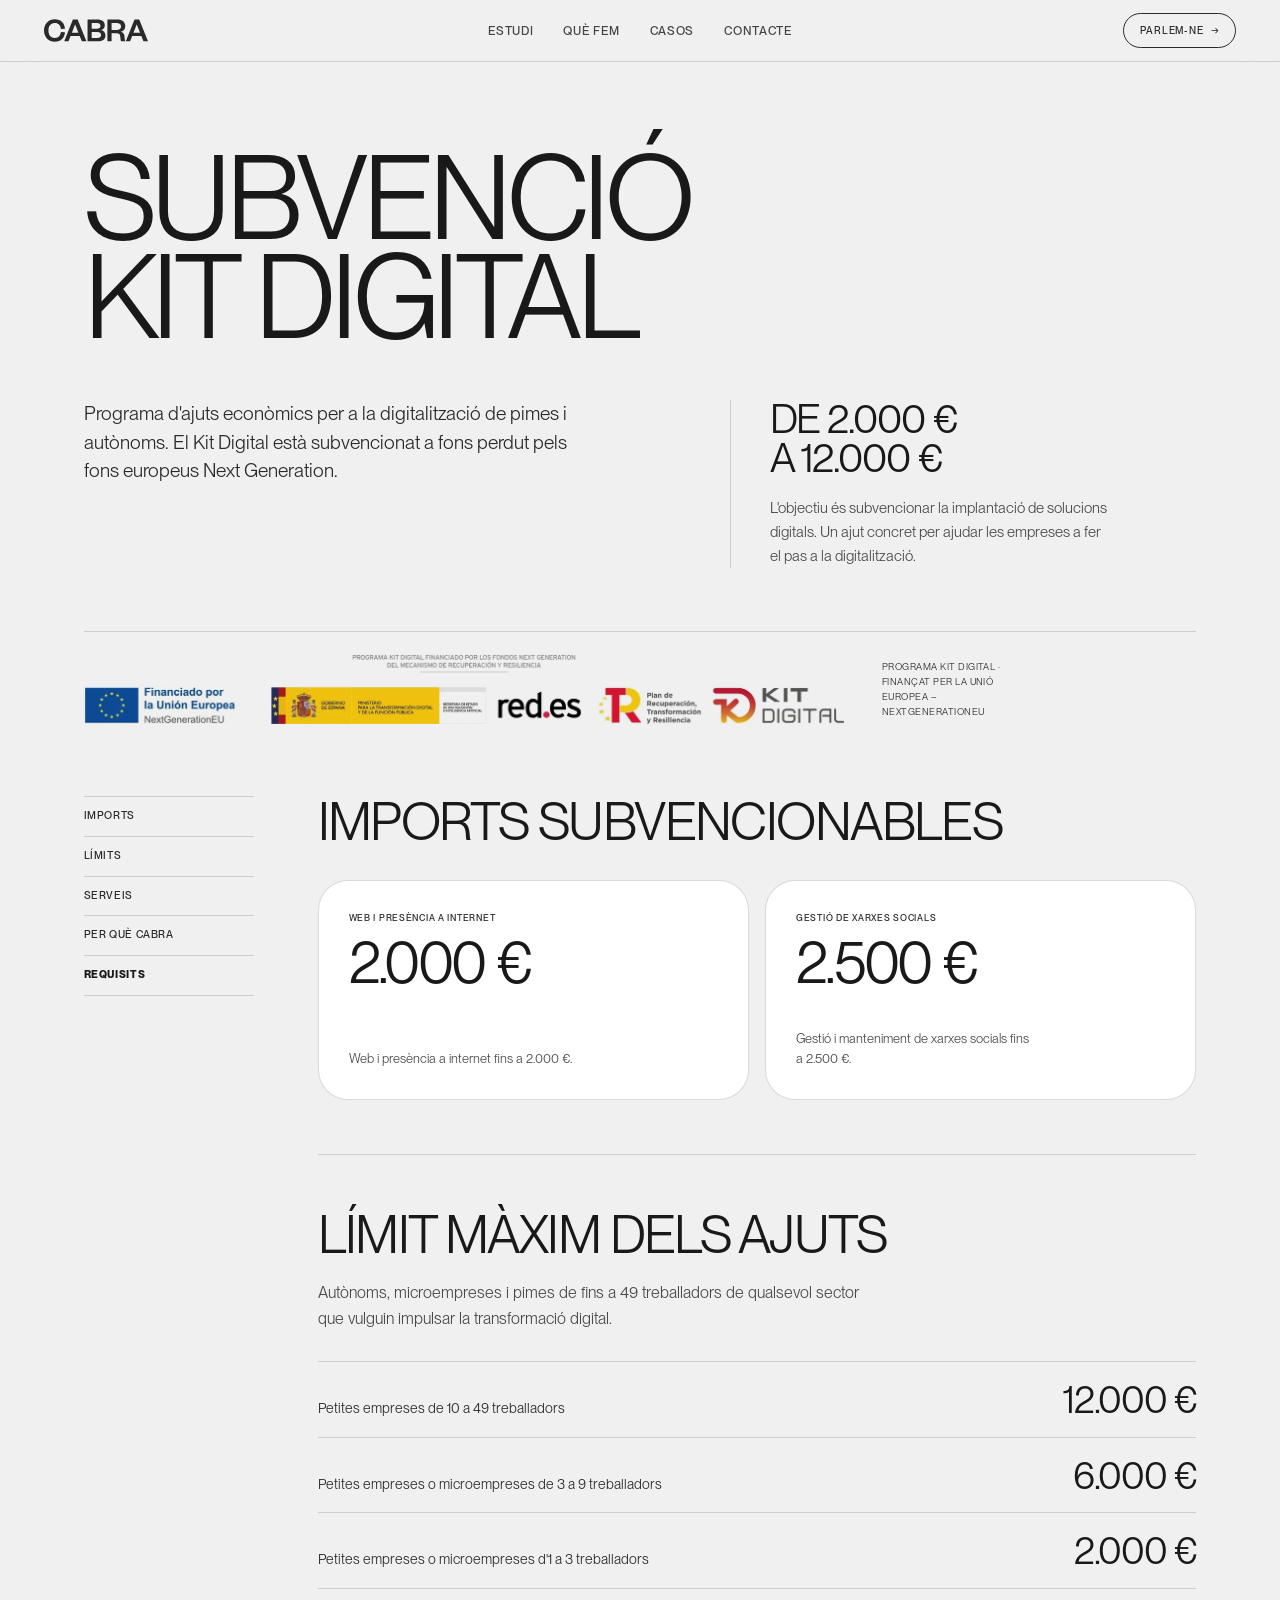
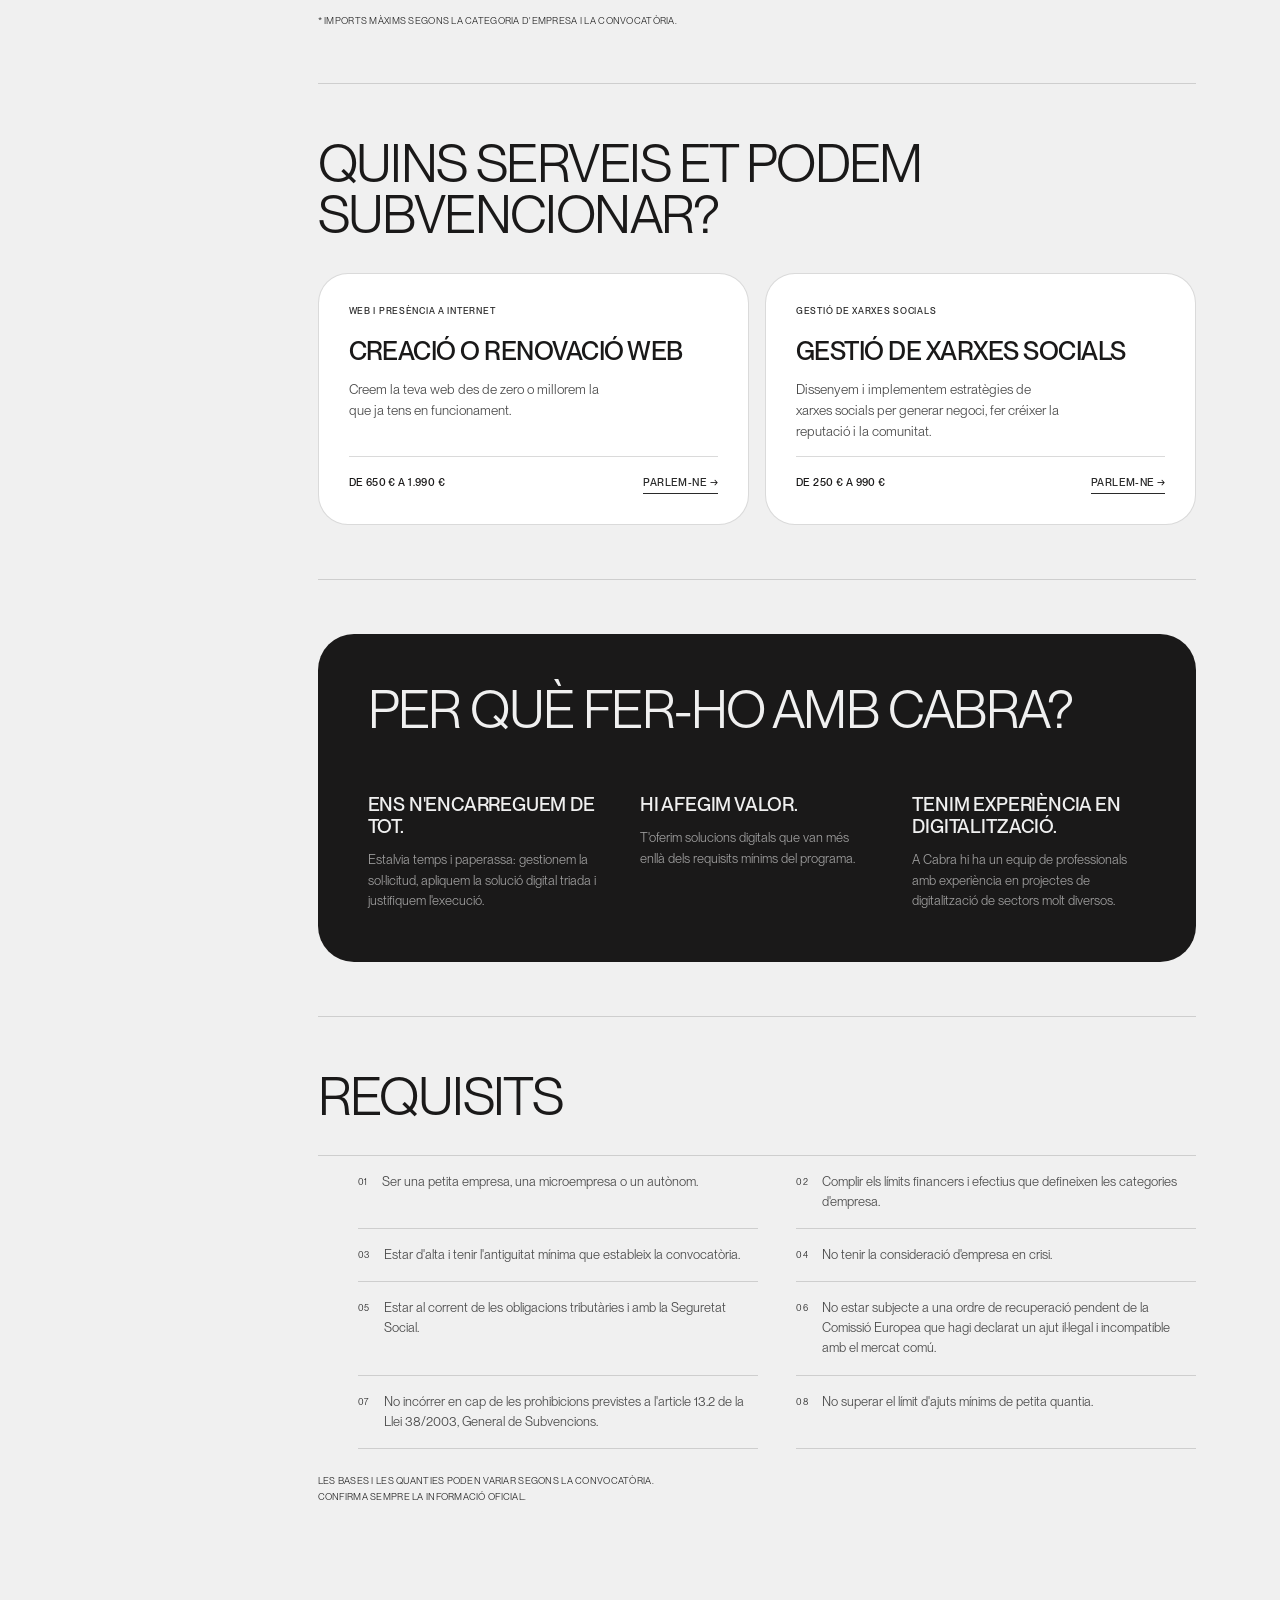
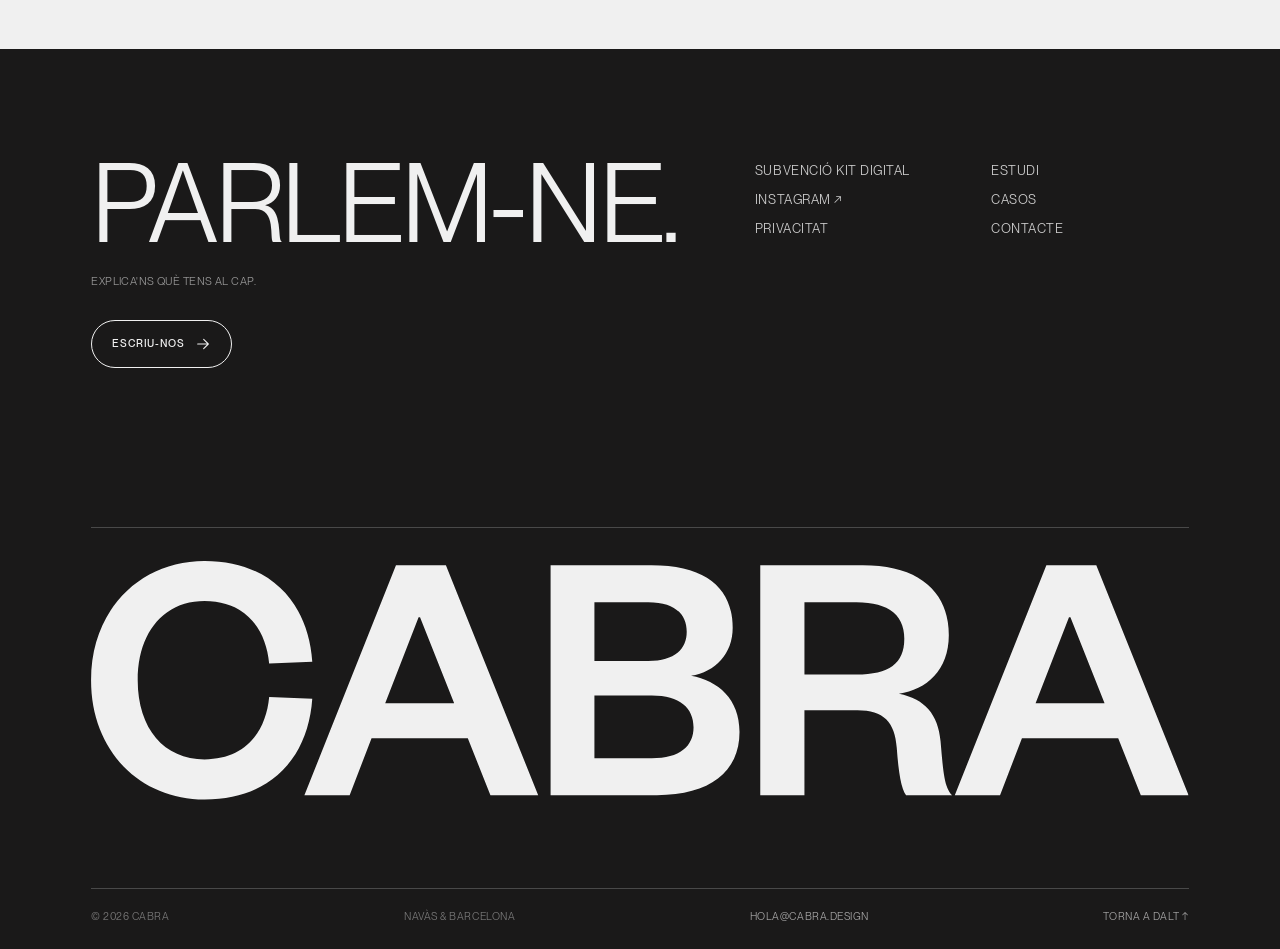
<file: kit-digital.html>
<!doctype html>
<html lang="ca">
<head>
<meta charset="utf-8">
<meta name="viewport" content="width=device-width, initial-scale=1, viewport-fit=cover">
<title>Subvenció Kit Digital — CABRA</title>
<meta name="description" content="Ajuts de 2.000 € a 12.000 € per digitalitzar pimes i autònoms. T'ajudem a sol·licitar la subvenció Kit Digital i a implantar la solució.">
<meta name="theme-color" content="#F0F0F0">
<meta property="og:title" content="Subvenció Kit Digital — CABRA">
<meta property="og:description" content="Programa d'ajuts per a la digitalització de pimes i autònoms. T'acompanyem en la sol·licitud i en l'execució.">
<meta property="og:image" content="assets/kit-digital-logos.webp">
<link rel="icon" type="image/svg+xml" href="assets/favicon.svg">
<link rel="stylesheet" href="styles.css">
<link rel="stylesheet" href="kit-digital.css">
<script>document.documentElement.classList.add('js');</script>
</head>
<body class="kit-page">
<svg class="svg-defs" width="0" height="0" aria-hidden="true" focusable="false">
  <symbol id="logo-cabra" viewBox="0 0 86 19">
    <path d="M0 9.5c0 5.546 3.855 9.348 8.893 9.348 5.234 0 8.133-3.316 8.442-7.89l-3.377-.143c-.253 2.687-1.829 4.888-5.065 4.888-3.152 0-5.235-2.4-5.235-6.203 0-3.802 2.083-6.203 5.235-6.203 3.236 0 4.812 2.2 5.065 4.888l3.377-.143c-.31-4.545-3.208-7.89-8.442-7.89C3.855.152 0 3.954 0 9.5ZM23.894.495l-7.176 18.01h3.546l1.716-4.46h7.542l1.773 4.46h3.743L27.806.495h-3.912Zm1.773 4.06h.112l2.674 6.746H23.05l2.617-6.746ZM50.812 13.56c0-2.573-1.66-4.003-3.8-4.403 1.914-.314 3.265-1.744 3.265-3.773 0-2.945-1.914-4.889-6.388-4.889h-7.88v18.01h8.33c4.137 0 6.473-1.83 6.473-4.946Zm-6.867-2.86c2.195 0 3.265.973 3.265 2.488 0 1.486-1.07 2.43-3.265 2.43h-4.502V10.7h4.502Zm-4.502-7.317h4.22c2.111 0 3.012.971 3.012 2.315 0 1.344-.9 2.287-3.011 2.287h-4.221V3.383ZM67.465 18.505c-.59-.658-.675-1.572-.9-4.231-.197-2.115-1.238-3.316-3.264-3.716 2.166-.286 3.911-1.858 3.911-4.574 0-3.345-2.223-5.489-6.754-5.489h-8.02v18.01h3.461v-6.66h4.165c2.026 0 2.927.914 3.068 2.944.14 2 .365 3.23.731 3.716h3.602ZM55.9 9.043v-5.66h4.08c2.562 0 3.744 1.057 3.744 2.858 0 1.944-1.182 2.802-3.743 2.802H55.9ZM74.856.495l-7.176 18.01h3.546l1.716-4.46h7.542l1.773 4.46H86L78.768.495h-3.912Zm1.773 4.06h.112l2.674 6.746h-5.403l2.617-6.746Z" fill="currentColor"/>
  </symbol>
</svg>

<a class="skip" href="#main">Saltar al contingut</a>

<header class="header" id="header">
  <a class="logo" href="index.html" aria-label="CABRA, inici">
    <svg class="logo-svg" viewBox="0 0 86 19" aria-hidden="true" focusable="false"><use href="#logo-cabra"/></svg>
  </a>

  <nav class="nav" aria-label="Navegació principal">
    <a href="index.html#estudio">Estudi</a>
    <a href="index.html#servicios">Què fem</a>
    <a href="index.html#casos">Casos</a>
    <a href="#contacto">Contacte</a>
  </nav>

  <div class="header-right">
    <a class="header-cta" href="#contacto">Parlem-ne <span aria-hidden="true">→</span></a>
    <button class="menu-toggle" id="menuToggle" type="button" aria-expanded="false" aria-controls="menu" aria-label="Obrir menú">
      <span></span><span></span>
    </button>
  </div>
</header>

<div class="menu" id="menu" aria-hidden="true">
  <nav class="menu-nav" aria-label="Menú">
    <a href="index.html#estudio">Estudi</a>
    <a href="index.html#servicios">Què fem</a>
    <a href="index.html#casos">Casos</a>
    <a href="#contacto">Contacte</a>
  </nav>
  <div class="menu-foot">
    <a class="menu-mail" href="mailto:hola@cabra.design">hola@cabra.design</a>
    <div class="menu-social">
      <a href="#" rel="noopener">Instagram ↗</a>
      <a href="#" rel="noopener">LinkedIn ↗</a>
      <a href="#" rel="noopener">Behance ↗</a>
    </div>
    <p>Navàs &amp; Barcelona</p>
  </div>
</div>

<main id="main">
  <section class="kit-hero" id="top">
    <div class="kit-wrap">

      <h1 class="kit-title">Subvenció<br>Kit Digital</h1>

      <div class="kit-hero-grid">
        <p class="kit-hero-lead">Programa d'ajuts econòmics per a la digitalització de pimes i autònoms. El Kit Digital està subvencionat a fons perdut pels fons europeus Next Generation.</p>
        <div class="kit-hero-side">
          <p class="kit-key">De 2.000 €<br>a 12.000 €</p>
          <p>L'objectiu és subvencionar la implantació de solucions digitals. Un ajut concret per ajudar les empreses a fer el pas a la digitalització.</p>
        </div>
      </div>

      <div class="kit-logos">
        <img src="assets/kit-digital-logos.webp" alt="Logos oficials del programa Kit Digital, finançat per la Unió Europea" width="1536" height="143">
        <p>Programa Kit Digital · Finançat per la Unió Europea – NextGenerationEU</p>
      </div>
    </div>
  </section>

  <div class="kit-wrap kit-body">
    <aside class="kit-index" aria-label="Contingut de la pàgina">
      <a href="#importes">Imports</a>
      <a href="#limites">Límits</a>
      <a href="#servicios">Serveis</a>
      <a href="#por-que">Per què Cabra</a>
      <a href="#requisitos">Requisits</a>
    </aside>

    <div class="kit-sections">
      <section class="kit-section" id="importes">
        <h2>Imports subvencionables</h2>
        <div class="kit-amounts">
          <article class="kit-amount">
            <span class="kit-label">Web i presència a internet</span>
            <strong class="kit-value">2.000 €</strong>
            <p>Web i presència a internet fins a 2.000 €.</p>
          </article>
          <article class="kit-amount">
            <span class="kit-label">Gestió de xarxes socials</span>
            <strong class="kit-value">2.500 €</strong>
            <p>Gestió i manteniment de xarxes socials fins a 2.500 €.</p>
          </article>
        </div>
      </section>

      <section class="kit-section" id="limites">
        <h2>Límit màxim dels ajuts</h2>
        <p class="kit-section-lead">Autònoms, microempreses i pimes de fins a 49 treballadors de qualsevol sector que vulguin impulsar la transformació digital.</p>
        <div class="kit-limits">
          <div class="kit-limit"><span>Petites empreses de 10 a 49 treballadors</span><strong>12.000 €</strong></div>
          <div class="kit-limit"><span>Petites empreses o microempreses de 3 a 9 treballadors</span><strong>6.000 €</strong></div>
          <div class="kit-limit"><span>Petites empreses o microempreses d'1 a 3 treballadors</span><strong>2.000 €</strong></div>
        </div>
        <p class="kit-note">* Imports màxims segons la categoria d'empresa i la convocatòria.</p>
      </section>

      <section class="kit-section" id="servicios">
        <h2>Quins serveis et podem subvencionar?</h2>
        <div class="kit-service-grid">
          <article class="kit-service">
            <span class="kit-label">Web i presència a internet</span>
            <h3>Creació o renovació web</h3>
            <p>Creem la teva web des de zero o millorem la que ja tens en funcionament.</p>
            <div class="kit-service-foot">
              <span>De 650 € a 1.990 €</span>
              <a href="#contacto">Parlem-ne <span aria-hidden="true">→</span></a>
            </div>
          </article>
          <article class="kit-service">
            <span class="kit-label">Gestió de xarxes socials</span>
            <h3>Gestió de xarxes socials</h3>
            <p>Dissenyem i implementem estratègies de xarxes socials per generar negoci, fer créixer la reputació i la comunitat.</p>
            <div class="kit-service-foot">
              <span>De 250 € a 990 €</span>
              <a href="#contacto">Parlem-ne <span aria-hidden="true">→</span></a>
            </div>
          </article>
        </div>
      </section>

      <section class="kit-section" id="por-que">
        <div class="kit-reasons">
          <h2>Per què fer-ho amb Cabra?</h2>
          <div class="kit-reason-grid">
            <div class="kit-reason">
              <h3>Ens n'encarreguem de tot.</h3>
              <p>Estalvia temps i paperassa: gestionem la sol·licitud, apliquem la solució digital triada i justifiquem l'execució.</p>
            </div>
            <div class="kit-reason">
           
              <h3>Hi afegim valor.</h3>
              <p>T'oferim solucions digitals que van més enllà dels requisits mínims del programa.</p>
            </div>
            <div class="kit-reason">
       
              <h3>Tenim experiència en digitalització.</h3>
              <p>A Cabra hi ha un equip de professionals amb experiència en projectes de digitalització de sectors molt diversos.</p>
            </div>
          </div>
        </div>
      </section>

      <section class="kit-section" id="requisitos">
        <h2>Requisits</h2>
        <ol class="kit-requirements">
          <li><span>01</span><p>Ser una petita empresa, una microempresa o un autònom.</p></li>
          <li><span>02</span><p>Complir els límits financers i efectius que defineixen les categories d'empresa.</p></li>
          <li><span>03</span><p>Estar d'alta i tenir l'antiguitat mínima que estableix la convocatòria.</p></li>
          <li><span>04</span><p>No tenir la consideració d'empresa en crisi.</p></li>
          <li><span>05</span><p>Estar al corrent de les obligacions tributàries i amb la Seguretat Social.</p></li>
          <li><span>06</span><p>No estar subjecte a una ordre de recuperació pendent de la Comissió Europea que hagi declarat un ajut il·legal i incompatible amb el mercat comú.</p></li>
          <li><span>07</span><p>No incórrer en cap de les prohibicions previstes a l'article 13.2 de la Llei 38/2003, General de Subvencions.</p></li>
          <li><span>08</span><p>No superar el límit d'ajuts mínims de petita quantia.</p></li>
        </ol>
        <p class="kit-note">Les bases i les quanties poden variar segons la convocatòria. Confirma sempre la informació oficial.</p>
      </section>
    </div>
  </div>
</main>

<footer class="footer" id="contacto" aria-labelledby="contactTitle">
  <div class="footer-inner">
    <div class="footer-top">
      <div class="footer-cta">
        <h2 class="footer-title" id="contactTitle">Parlem-ne.</h2>
        <p class="footer-sub">Explica'ns què tens al cap.</p>
        <a class="btn btn-outline footer-cta-btn" href="mailto:hola@cabra.design">Escriu-nos <svg class="i-arrow" viewBox="0 0 24 24" aria-hidden="true"><path d="M4 12h16M13 5l7 7-7 7"/></svg></a>
      </div>

      <nav class="footer-nav" aria-label="Enllaços de l'estudi">
        <div class="footer-nav-col">
          <a href="kit-digital.html">Subvenció Kit Digital</a>
          <a href="#" rel="noopener">Instagram ↗</a>
          <a href="https://cabra.design/privacy-policy/" target="_blank" rel="noopener">Privacitat</a>
        </div>
        <div class="footer-nav-col">
          <a href="index.html#estudio">Estudi</a>
          <a href="index.html#casos">Casos</a>
          <a href="mailto:hola@cabra.design">Contacte</a>
        </div>
      </nav>
    </div>

    <div class="footer-mark" aria-hidden="true">
      <svg viewBox="0 0 86 19"><use href="#logo-cabra"/></svg>
    </div>

    <div class="footer-bottom">
      <p>© <span id="year">2026</span> CABRA</p>
      <p>Navàs &amp; Barcelona</p>
      <a href="mailto:hola@cabra.design">hola@cabra.design</a>
      <a href="#top">Torna a dalt ↑</a>
    </div>
  </div>
</footer>

<div class="cursor-dot" id="cursorDot" aria-hidden="true"></div>
<div class="cursor-ring" id="cursorRing" aria-hidden="true"></div>

<noscript><style>.menu-toggle{display:none!important}</style></noscript>

<script src="kit-digital.js"></script>
</body>
</html>
</file>
<file: styles.css>
/* =========================================================
   CABRA — estudio de diseño
   Sistema de marca: PP Neue Montreal, grises CABRA y foto
   como única fuente de color. Referencia: cabra.design
   ========================================================= */

@font-face {
  font-family: "PP Neue Montreal";
  src: url("assets/fonts/ppneuemontreal-book.otf") format("opentype");
  font-weight: 400;
  font-style: normal;
  font-display: swap;
}
@font-face {
  font-family: "PP Neue Montreal";
  src: url("assets/fonts/ppneuemontreal-medium.otf") format("opentype");
  font-weight: 500;
  font-style: normal;
  font-display: swap;
}
@font-face {
  font-family: "PP Neue Montreal";
  src: url("assets/fonts/ppneuemontreal-bold.otf") format("opentype");
  font-weight: 700;
  font-style: normal;
  font-display: swap;
}

:root {
  --bg: #F0F0F0;
  --bg-2: #E7E7E7;
  --ink: #1A1919;
  --ink-2: #2A2A2A;
  --text: #2A2A2A;
  --blue: #1A1919;
  --pink: #D9D9D9;
  --pink-deep: #A6A6A6;
  --green: #4A4A4A;
  --card: #E7E7E7;
  --muted: #4A4A4A;
  --paper: #FFFFFF;
  --line: rgba(26, 25, 25, .16);
  --line-light: rgba(240, 240, 240, .22);
  --font: "PP Neue Montreal", ui-sans-serif, system-ui, -apple-system, "Segoe UI", Arial, sans-serif;
  --pad: clamp(20px, 3.4vw, 56px);
  --max: 1760px;
  --ease: cubic-bezier(.22, .65, .3, 1);
  --header-h: 76px;
}

*, *::before, *::after { box-sizing: border-box; }
* { margin: 0; }

html {
  scroll-behavior: smooth;
  -webkit-text-size-adjust: 100%;
}
html.lock, html.lock body { overflow: hidden; }

[hidden] { display: none !important; }

body {
  background: var(--bg);
  color: var(--text);
  font-family: var(--font);
  font-size: 16px;
  line-height: 1.5;
  color-scheme: light;
  -webkit-font-smoothing: antialiased;
  text-rendering: optimizeLegibility;
  overflow-x: hidden;
}

img, svg { display: block; max-width: 100%; }
img { height: auto; }
a { color: inherit; text-decoration: none; }
button { font: inherit; color: inherit; background: none; border: 0; padding: 0; }
ul { list-style: none; padding: 0; }
figure, blockquote { margin: 0; }

h1, h2, h3 {
  font-family: var(--font);
  font-weight: 400;
  line-height: .94;
  letter-spacing: -.025em;
  text-transform: uppercase;
}

::selection { background: var(--ink); color: var(--bg); }

:focus-visible {
  outline: 2px solid currentColor;
  outline-offset: 3px;
  border-radius: 4px;
}

section { scroll-margin-top: 84px; }

.container {
  width: 100%;
  max-width: var(--max);
  margin-inline: auto;
  padding-inline: var(--pad);
}

.skip {
  position: fixed;
  top: -120px;
  left: var(--pad);
  z-index: 300;
  padding: 12px 20px;
  border-radius: 999px;
  background: var(--ink);
  color: var(--bg);
  font-weight: 500;
  font-size: 11px;
  letter-spacing: .08em;
  text-transform: uppercase;
  transition: top .2s var(--ease);
}
.skip:focus { top: 16px; }

/* ---------- Small type helpers ---------- */

.eyebrow {
  display: inline-flex;
  align-items: center;
  gap: 9px;
  font-size: 10px;
  font-weight: 500;
  letter-spacing: .08em;
  text-transform: uppercase;
  line-height: 1.4;
}
.on-dark { color: rgba(255, 255, 255, .78); }

.dot {
  width: 6px;
  height: 6px;
  border-radius: 50%;
  background: currentColor;
  opacity: .7;
  flex: none;
}

.mono {
  font-size: 10px;
  font-weight: 500;
  letter-spacing: .12em;
  text-transform: uppercase;
  font-variant-numeric: tabular-nums;
  opacity: .7;
}

.sec-label {
  display: flex;
  align-items: center;
  gap: 12px;
  font-size: 10px;
  font-weight: 500;
  letter-spacing: .12em;
  text-transform: uppercase;
  color: var(--ink);
}
.sec-label > span:first-child {
  display: grid;
  place-items: center;
  width: 26px;
  height: 26px;
  border: 1px solid currentColor;
  border-radius: 50%;
  font-size: 8.5px;
  letter-spacing: 0;
  opacity: .5;
  flex: none;
}
.sec-label.on-dark { color: rgba(255, 255, 255, .75); }

/* ---------- Buttons ---------- */

.btn {
  display: inline-flex;
  align-items: center;
  justify-content: center;
  gap: 10px;
  min-height: 48px;
  padding: 0 20px;
  border-radius: 999px;
  border: 1px solid transparent;
  font-size: 10.5px;
  font-weight: 500;
  letter-spacing: .08em;
  text-transform: uppercase;
  line-height: 1;
  white-space: nowrap;
  cursor: pointer;
  transition: transform .25s var(--ease), background-color .25s var(--ease),
              color .25s var(--ease), border-color .25s var(--ease);
}
.btn:hover { transform: translateY(-2px); }
.btn:active { transform: translateY(0) scale(.99); }

.btn-pink { background: var(--pink); color: var(--ink); }
.btn-pink:hover { background: #cfcfcf; }

.btn-fill {
  background: var(--paper);
  color: var(--ink);
  border-color: var(--paper);
}
.btn-fill:hover {
  background: var(--ink);
  color: var(--paper);
  border-color: var(--ink);
}

.btn-outline {
  border-color: currentColor;
  color: inherit;
}
.btn-outline:hover {
  background: var(--paper);
  color: var(--ink);
  border-color: var(--paper);
}

.i-arrow {
  width: 16px;
  height: 16px;
  flex: none;
  fill: none;
  stroke: currentColor;
  stroke-width: 1.6;
  stroke-linecap: round;
  stroke-linejoin: round;
  transition: transform .25s var(--ease);
}
.btn:hover .i-arrow { transform: translateX(3px); }

/* =========================================================
   HEADER
   ========================================================= */

.header {
  position: fixed;
  inset: 0 0 auto 0;
  z-index: 90;
  display: flex;
  align-items: center;
  gap: 24px;
  padding: 18px var(--pad);
  color: #fff;
  border-bottom: 1px solid transparent;
  transition: background-color .35s var(--ease), color .35s var(--ease),
              padding .35s var(--ease), border-color .35s var(--ease);
}
.header.scrolled {
  color: var(--text);
  background: rgba(240, 240, 240, .92);
  -webkit-backdrop-filter: blur(16px) saturate(150%);
  backdrop-filter: blur(16px) saturate(150%);
  border-bottom-color: var(--line);
  padding-block: 13px;
}
.header.on-dark {
  color: var(--bg);
  background: rgba(26, 25, 25, .92);
  border-bottom-color: var(--line-light);
}
.header.on-dark .header-cta:hover {
  background: var(--bg);
  color: var(--ink);
  border-color: var(--bg);
}
.header.on-services {
  color: var(--bg);
  background: transparent;
  border-bottom-color: transparent;
  -webkit-backdrop-filter: none;
  backdrop-filter: none;
}
.header.menu-open {
  color: #fff;
  background: transparent;
  border-bottom-color: transparent;
  -webkit-backdrop-filter: none;
  backdrop-filter: none;
}

.logo {
  display: inline-flex;
  align-items: center;
  color: inherit;
  line-height: 0;
  flex: none;
}
.logo-svg {
  width: 104px;
  height: auto;
  fill: currentColor;
}

.nav {
  position: absolute;
  left: 50%;
  transform: translateX(-50%);
  display: flex;
  gap: 30px;
  font-size: 12px;
  font-weight: 500;
  letter-spacing: .06em;
  text-transform: uppercase;
}
.nav a {
  position: relative;
  padding: 7px 0;
  opacity: .86;
  transition: opacity .2s var(--ease);
}
.nav a::after {
  content: "";
  position: absolute;
  left: 0; right: 0;
  bottom: 2px;
  height: 1px;
  background: currentColor;
  transform: scaleX(0);
  transform-origin: right;
  transition: transform .3s var(--ease);
}
.nav a:hover { opacity: 1; }
.nav a:hover::after { transform: scaleX(1); transform-origin: left; }

.header-right {
  display: flex;
  align-items: center;
  gap: 12px;
  margin-left: auto;
}

.header-cta {
  display: inline-flex;
  align-items: center;
  gap: 7px;
  padding: 9px 16px;
  border: 1px solid currentColor;
  border-radius: 999px;
  background: transparent;
  color: inherit;
  font-size: 10px;
  font-weight: 500;
  letter-spacing: .08em;
  text-transform: uppercase;
  transition: background-color .2s var(--ease), color .2s var(--ease),
              border-color .2s var(--ease), transform .2s var(--ease);
}
.header-cta:hover {
  background: var(--paper);
  color: var(--ink);
  border-color: var(--paper);
  transform: translateY(-1px);
}
.header.scrolled .header-cta:hover {
  background: var(--ink);
  color: var(--bg);
  border-color: var(--ink);
}
.header.on-services .header-cta:hover {
  background: var(--bg);
  color: var(--ink);
  border-color: var(--bg);
}

.menu-toggle {
  display: none;
  flex-direction: column;
  justify-content: center;
  align-items: center;
  gap: 5px;
  width: 42px;
  height: 42px;
  border: 1px solid currentColor;
  border-radius: 50%;
  cursor: pointer;
  flex: none;
}
.menu-toggle span {
  display: block;
  width: 15px;
  height: 1.5px;
  background: currentColor;
  transition: transform .3s var(--ease), opacity .2s var(--ease);
}
.menu-toggle[aria-expanded="true"] span:first-child { transform: translateY(3.25px) rotate(45deg); }
.menu-toggle[aria-expanded="true"] span:last-child { transform: translateY(-3.25px) rotate(-45deg); }

/* ---------- Mobile menu ---------- */

.menu {
  position: fixed;
  inset: 0;
  z-index: 80;
  display: flex;
  flex-direction: column;
  padding: calc(104px + env(safe-area-inset-top)) var(--pad) calc(28px + env(safe-area-inset-bottom));
  background: var(--ink);
  color: var(--bg);
  visibility: hidden;
  opacity: 0;
  transition: opacity .35s var(--ease), visibility .35s;
  overflow-y: auto;
}
.menu.open { visibility: visible; opacity: 1; }

.menu-nav { display: flex; flex-direction: column; }
.menu-nav a {
  display: flex;
  align-items: baseline;
  gap: 16px;
  padding: 13px 0;
  border-bottom: 1px solid var(--line-light);
  font-size: clamp(36px, 11vw, 66px);
  font-weight: 400;
  letter-spacing: -.025em;
  text-transform: uppercase;
  line-height: 1;
  opacity: 0;
  transform: translateY(18px);
}
.menu.open .menu-nav a { animation: menuItem .5s var(--ease) forwards; }
.menu.open .menu-nav a:nth-child(1) { animation-delay: .06s; }
.menu.open .menu-nav a:nth-child(2) { animation-delay: .11s; }
.menu.open .menu-nav a:nth-child(3) { animation-delay: .16s; }
.menu.open .menu-nav a:nth-child(4) { animation-delay: .21s; }
.menu-nav a span {
  font-size: 10px;
  font-weight: 500;
  letter-spacing: .1em;
  opacity: .45;
  font-variant-numeric: tabular-nums;
}
.menu-nav a:hover { opacity: .55; }
.menu-nav a { transition: opacity .2s var(--ease); }

@keyframes menuItem {
  to { opacity: 1; transform: none; }
}

.menu-foot {
  margin-top: auto;
  padding-top: 42px;
  display: flex;
  flex-direction: column;
  gap: 16px;
}
.menu-mail {
  font-size: clamp(18px, 4.4vw, 28px);
  font-weight: 500;
  letter-spacing: -.01em;
  text-transform: uppercase;
}
.menu-mail:hover { opacity: .6; }
.menu-social { display: flex; flex-wrap: wrap; gap: 8px 20px; font-size: 10px; letter-spacing: .06em; text-transform: uppercase; }
.menu-social a { opacity: .7; }
.menu-social a:hover { opacity: 1; }
.menu-foot p { font-size: 11px; letter-spacing: .1em; text-transform: uppercase; opacity: .4; margin-top: 12px; }

/* =========================================================
   HERO
   ========================================================= */

.hero {
  position: relative;
  height: 100svh;
  min-height: 660px;
  overflow: hidden;
  background: var(--ink);
  color: #fff;
}

.hero-media {
  position: absolute;
  inset: -9% 0 0;
  will-change: transform;
}
.hero-media img {
  width: 100%;
  height: 100%;
  object-fit: cover;
  object-position: 50% 32%;
  filter: saturate(.9) contrast(1.03);
  transform: scale(1.03);
}

.hero-slide {
  position: absolute;
  inset: 0;
  opacity: 0;
  transition: opacity 1.15s var(--ease);
}
.hero-slide.on { opacity: 1; }

.hero-slides-ui {
  position: absolute;
  z-index: 3;
  top: calc(100px + env(safe-area-inset-top));
  right: var(--pad);
  display: flex;
  flex-direction: column;
  align-items: flex-end;
  gap: 12px;
  pointer-events: none;
}
.hero-slide-label {
  color: #fff;
  opacity: .78;
  transition: opacity .3s var(--ease);
}
.hero-controls {
  display: flex;
  align-items: center;
  gap: 10px;
  pointer-events: auto;
}
.hero-segs {
  display: flex;
  gap: 6px;
}
.hero-seg {
  width: 32px;
  height: 22px;
  padding: 0;
  border: 0;
  background: none;
  cursor: pointer;
  display: flex;
  align-items: center;
}
.hero-seg i {
  display: block;
  width: 100%;
  height: 2px;
  background: rgba(255, 255, 255, .32);
  transition: background .25s var(--ease);
}
.hero-seg.on i,
.hero-seg:hover i { background: #fff; }
.hero-pause {
  width: 22px;
  height: 22px;
  padding: 0;
  border: 0;
  background: none;
  color: #fff;
  cursor: pointer;
  display: flex;
  align-items: center;
  justify-content: center;
  opacity: .65;
  transition: opacity .25s var(--ease);
}
.hero-pause:hover { opacity: 1; }
.hero-pause svg {
  width: 8px;
  height: 8px;
  fill: currentColor;
}
.hero-pause .icon-play { display: none; }
.hero-pause.is-paused .icon-pause { display: none; }
.hero-pause.is-paused .icon-play { display: block; }

.hero-wash {
  position: absolute;
  inset: 0;
  background:
    radial-gradient(80% 60% at 75% 18%, rgba(255, 255, 255, .08), transparent 62%),
    linear-gradient(to top, rgba(18, 18, 18, .96) 0%, rgba(18, 18, 18, .48) 38%, rgba(18, 18, 18, .06) 68%, rgba(18, 18, 18, .5) 100%);
}

.hero-grain {
  position: absolute;
  inset: 0;
  opacity: .16;
  mix-blend-mode: overlay;
  background-image: url("data:image/svg+xml,%3Csvg xmlns='http://www.w3.org/2000/svg' width='180' height='180'%3E%3Cfilter id='n'%3E%3CfeTurbulence type='fractalNoise' baseFrequency='.85' numOctaves='3' stitchTiles='stitch'/%3E%3C/filter%3E%3Crect width='100%25' height='100%25' filter='url(%23n)' opacity='.55'/%3E%3C/svg%3E");
  background-size: 180px;
  pointer-events: none;
}

.hero-content {
  position: relative;
  z-index: 2;
  height: 100%;
  display: flex;
  flex-direction: column;
  padding: calc(106px + env(safe-area-inset-top)) var(--pad) clamp(26px, 4.5vh, 48px);
}

.hero-top {
  display: flex;
  align-items: center;
  justify-content: space-between;
  gap: 20px;
}
.hero-status {
  display: inline-flex;
  align-items: center;
  gap: 8px;
  padding: 8px 13px;
  border: 1px solid rgba(255, 255, 255, .28);
  border-radius: 999px;
  font-size: 9.5px;
  font-weight: 500;
  letter-spacing: .07em;
  text-transform: uppercase;
  color: rgba(255, 255, 255, .8);
  -webkit-backdrop-filter: blur(8px);
  backdrop-filter: blur(8px);
  white-space: nowrap;
}

.hero-title {
  margin-top: auto;
  font-size: clamp(44px, 8.2vw, 132px);
  line-height: .9;
  letter-spacing: -.025em;
  font-weight: 400;
  max-width: none;
  text-wrap: balance;
}
.hero-title span { display: block; }
.hero-title em {
  font-style: normal;
  font-weight: 700;
  color: inherit;
}
.hero-title span { animation: riseIn 1.05s var(--ease) both; }
.hero-title span:nth-child(2) { animation-delay: .1s; }

.hero-top { animation: fadeIn .8s var(--ease) .15s both; }

@keyframes riseIn {
  from { opacity: 0; transform: translateY(42px); }
  to { opacity: 1; transform: none; }
}
@keyframes fadeIn {
  from { opacity: 0; }
  to { opacity: 1; }
}

.hero-bottom {
  display: grid;
  grid-template-columns: minmax(0, 1.15fr) auto auto;
  align-items: end;
  gap: clamp(24px, 4vw, 64px);
  margin-top: clamp(24px, 4.5vh, 52px);
}
.hero-lead {
  max-width: 40ch;
  font-size: 11px;
  line-height: 1.7;
  letter-spacing: .045em;
  text-transform: uppercase;
  color: rgba(255, 255, 255, .72);
  animation: riseIn .9s var(--ease) .5s both;
}
.hero-actions {
  display: flex;
  gap: 10px;
  flex-wrap: wrap;
  animation: riseIn .9s var(--ease) .62s both;
}

.scroll-cue {
  display: flex;
  flex-direction: column;
  align-items: center;
  gap: 10px;
  font-size: 8.5px;
  font-weight: 500;
  letter-spacing: .2em;
  text-transform: uppercase;
  color: rgba(255, 255, 255, .6);
  animation: fadeIn 1s var(--ease) .95s both;
}
.scroll-line {
  position: relative;
  width: 1px;
  height: 54px;
  background: rgba(255, 255, 255, .3);
  overflow: hidden;
}
.scroll-line::after {
  content: "";
  position: absolute;
  inset: 0 0 auto;
  height: 20px;
  background: #fff;
  animation: scrollDrop 2.2s var(--ease) infinite;
}
@keyframes scrollDrop {
  0% { transform: translateY(-24px); }
  60%, 100% { transform: translateY(58px); }
}

/* =========================================================
   TICKER
   ========================================================= */

.ticker {
  background: var(--ink);
  color: var(--bg);
  border-bottom: 1px solid var(--line-light);
  overflow: hidden;
  padding: 13px 0;
}
.ticker-track {
  display: flex;
  width: max-content;
  animation: marquee 34s linear infinite;
}
.ticker:hover .ticker-track { animation-play-state: paused; }
.ticker-set {
  display: flex;
  align-items: center;
  gap: 20px;
  padding-right: 20px;
  font-size: 10.5px;
  font-weight: 500;
  letter-spacing: .13em;
  text-transform: uppercase;
  white-space: nowrap;
}
.ticker-set i { font-style: normal; font-size: 12px; opacity: .5; animation: spin 12s linear infinite; }

@keyframes marquee {
  to { transform: translateX(-50%); }
}
@keyframes spin {
  to { transform: rotate(360deg); }
}

/* =========================================================
   INTRO
   ========================================================= */

.intro {
  position: relative;
  overflow: hidden;
  padding: clamp(96px, 15vh, 172px) var(--pad);
}
.intro-grid {
  position: relative;
  z-index: 2;
  max-width: var(--max);
  margin-inline: auto;
  display: grid;
  grid-template-columns: 210px minmax(0, 1fr);
  align-items: start;
  gap: 36px;
}
.intro-main { min-width: 0; }

.intro-text {
  max-width: 28ch;
  font-size: clamp(28px, 3.2vw, 50px);
  line-height: 1.04;
  letter-spacing: -.018em;
  font-weight: 400;
  text-transform: uppercase;
}
.intro-text em {
  font-style: normal;
  font-weight: 700;
  color: inherit;
}
.intro-sub {
  display: grid;
  grid-template-columns: minmax(0, .9fr) minmax(0, 1.1fr);
  align-items: start;
  gap: clamp(28px, 5vw, 72px);
  max-width: none;
  margin-top: clamp(36px, 6vh, 66px);
  padding-top: clamp(20px, 3vh, 30px);
  border-top: 1px solid var(--line);
}
.intro-copy { min-width: 0; }
.intro-copy > p {
  max-width: 44ch;
  font-size: 11px;
  line-height: 1.7;
  letter-spacing: .04em;
  text-transform: uppercase;
  color: var(--muted);
}
.intro-copy .intro-list { margin-top: clamp(22px, 3vh, 32px); }

.intro-clients { min-width: 0; }
.intro-clients-label {
  margin: 0 0 15px;
  color: var(--muted);
  opacity: .65;
}
.logo-marquee {
  display: grid;
  gap: 6px;
}
.logo-row {
  overflow: hidden;
  -webkit-mask-image: linear-gradient(90deg, transparent 0%, #000 11%, #000 89%, transparent 100%);
  mask-image: linear-gradient(90deg, transparent 0%, #000 11%, #000 89%, transparent 100%);
}
.logo-track {
  display: flex;
  width: max-content;
  animation: logoScroll 36s linear infinite;
}
.logo-row:nth-child(2) .logo-track {
  animation-direction: reverse;
  animation-duration: 44s;
}
.logo-row:nth-child(3) .logo-track { animation-duration: 40s; }
.logo-set {
  display: flex;
  align-items: center;
  gap: 18px;
  padding-right: 18px;
}
.logo-item {
  width: clamp(100px, 10vw, 150px);
  height: 60px;
  flex: 0 0 auto;
  display: flex;
  align-items: center;
  justify-content: center;
}
.logo-item img {
  width: auto;
  height: auto;
  max-width: 100%;
  max-height: 44px;
  object-fit: contain;
  opacity: .8;
  transition: opacity .25s var(--ease);
}
.logo-item:hover img { opacity: 1; }
@keyframes logoScroll {
  to { transform: translate3d(-50%, 0, 0); }
}

@media (prefers-reduced-motion: reduce) {
  .logo-track { animation: none; transform: none; }
  .logo-row {
    overflow-x: auto;
    -webkit-mask-image: none;
    mask-image: none;
  }
}

@media (max-width: 640px) {
  .logo-item {
    width: 88px;
    height: 48px;
  }
  .logo-item img { max-height: 30px; }
  .logo-set { gap: 12px; padding-right: 12px; }
}

.intro-list li {
  display: flex;
  align-items: baseline;
  gap: 18px;
  padding: 10px 0;
  border-bottom: 1px solid var(--line);
  font-size: 10px;
  font-weight: 500;
  letter-spacing: .04em;
  text-transform: uppercase;
}
.intro-list span {
  font-size: 9px;
  font-weight: 500;
  letter-spacing: .08em;
  opacity: .4;
  font-variant-numeric: tabular-nums;
}
.intro-mark {
  position: absolute;
  right: -5vw;
  bottom: -9vw;
  z-index: 0;
  font-size: 30vw;
  line-height: 1;
  color: var(--ink);
  opacity: .055;
  pointer-events: none;
  animation: spin 60s linear infinite;
}

/* =========================================================
   SERVICIOS
   ========================================================= */

.services {
  position: relative;
  height: 400svh;
  overflow: clip;
  background: #141414;
  color: #fff;
}

.services-pin {
  position: sticky;
  top: 0;
  height: 100svh;
  display: flex;
  flex-direction: column;
  padding: calc(88px + env(safe-area-inset-top)) var(--pad) clamp(22px, 3.4vh, 36px);
  overflow: hidden;
}

/* Fondo fotográfico: cuatro imágenes que hacen crossfade */
.services-bgs {
  position: absolute;
  inset: 0;
  z-index: 0;
  overflow: hidden;
  background: #141414;
  pointer-events: none;
}
.svc-bg {
  position: absolute;
  inset: 0;
  width: 100%;
  height: 100%;
  object-fit: cover;
  opacity: 0;
  filter: saturate(.92) contrast(1.02);
  transition: opacity 1s var(--ease);
}
.svc-bg.on { opacity: 1; }
.svc-bg--marcas { object-position: 50% 50%; }
.svc-bg--web { object-position: 50% 50%; }
.svc-bg--redes { object-position: 50% 50%; }
.svc-bg--publicidad { object-position: 50% 50%; }

.services-shade {
  position: absolute;
  inset: 0;
  background:
    linear-gradient(to bottom, rgba(10, 10, 10, .52) 0%, rgba(10, 10, 10, 0) 20%),
    linear-gradient(90deg, rgba(10, 10, 10, .92) 0%, rgba(10, 10, 10, .7) 36%, rgba(10, 10, 10, .3) 68%, rgba(10, 10, 10, .5) 100%),
    linear-gradient(to top, rgba(10, 10, 10, .9) 0%, rgba(10, 10, 10, 0) 45%);
  pointer-events: none;
}
.services-grain { z-index: 1; pointer-events: none; }

/* Aurora de fondo: cuatro capas que se funden según el servicio */
.services-atmos {
  position: absolute;
  inset: 0;
  z-index: 0;
  pointer-events: none;
  overflow: hidden;
}
.services-atmos::before {
  content: "";
  position: absolute;
  inset: 0;
  background-image:
    linear-gradient(rgba(255, 255, 255, .04) 1px, transparent 1px),
    linear-gradient(90deg, rgba(255, 255, 255, .04) 1px, transparent 1px);
  background-size: 88px 88px;
  -webkit-mask-image: radial-gradient(76% 70% at 50% 44%, #000 8%, transparent 78%);
  mask-image: radial-gradient(76% 70% at 50% 44%, #000 8%, transparent 78%);
  opacity: .55;
}
.services-atmos::after {
  content: "";
  position: absolute;
  inset: 0;
  background: radial-gradient(ellipse at 50% 45%, transparent 30%, rgba(18, 18, 18, .42) 100%);
}

.glow {
  position: absolute;
  display: block;
  border-radius: 50%;
  filter: blur(85px);
  opacity: .12;
  transition: opacity 1.1s var(--ease);
  will-change: opacity, transform;
}
.glow--0 {
  width: 72vw;
  aspect-ratio: 1;
  left: -18%;
  top: -35%;
  background: radial-gradient(circle, #FFFFFF 0%, rgba(255, 255, 255, 0) 66%);
  animation: auroraA 26s ease-in-out infinite alternate;
}
.glow--1 {
  width: 58vw;
  aspect-ratio: 1;
  left: 28%;
  bottom: -45%;
  background: radial-gradient(circle, #B8B8B8 0%, rgba(184, 184, 184, 0) 66%);
  animation: auroraB 32s ease-in-out infinite alternate;
}
.glow--2 {
  width: 64vw;
  aspect-ratio: 1;
  right: -22%;
  top: -15%;
  background: radial-gradient(circle, #7A7A7A 0%, rgba(122, 122, 122, 0) 66%);
  animation: auroraC 28s ease-in-out infinite alternate;
}
.glow--3 {
  width: 54vw;
  aspect-ratio: 1;
  right: 6%;
  bottom: -42%;
  background: radial-gradient(circle, #E6E6E6 0%, rgba(230, 230, 230, 0) 66%);
  animation: auroraD 34s ease-in-out infinite alternate;
}

.services[data-service="0"] {
  --tint: 255, 255, 255;
  --accent: #FFFFFF;
  --svc-glow: rgba(255, 255, 255, .18);
}
.services[data-service="1"] {
  --tint: 190, 190, 190;
  --accent: #D8D8D8;
  --svc-glow: rgba(200, 200, 200, .14);
}
.services[data-service="2"] {
  --tint: 140, 140, 140;
  --accent: #C9C9C9;
  --svc-glow: rgba(170, 170, 170, .12);
}
.services[data-service="3"] {
  --tint: 235, 235, 235;
  --accent: #F0F0F0;
  --svc-glow: rgba(235, 235, 235, .16);
}

.services[data-service="0"] .glow--0 { opacity: .6; }
.services[data-service="1"] .glow--1 { opacity: .42; }
.services[data-service="2"] .glow--2 { opacity: .36; }
.services[data-service="3"] .glow--3 { opacity: .42; }

@keyframes auroraA {
  from { transform: translate3d(-2%, -2%, 0) scale(1); }
  to { transform: translate3d(4%, 3%, 0) scale(1.08); }
}
@keyframes auroraB {
  from { transform: translate3d(2%, 2%, 0) scale(1.04); }
  to { transform: translate3d(-4%, -2%, 0) scale(1); }
}
@keyframes auroraC {
  from { transform: translate3d(2%, -1%, 0) scale(1); }
  to { transform: translate3d(-3%, 4%, 0) scale(1.1); }
}
@keyframes auroraD {
  from { transform: translate3d(-2%, 1%, 0) scale(1.05); }
  to { transform: translate3d(3%, -3%, 0) scale(1); }
}

.services-grain {
  position: absolute;
  inset: 0;
  background-image: url("data:image/svg+xml,%3Csvg xmlns='http://www.w3.org/2000/svg' width='180' height='180'%3E%3Cfilter id='n'%3E%3CfeTurbulence type='fractalNoise' baseFrequency='.85' numOctaves='3' stitchTiles='stitch'/%3E%3C/filter%3E%3Crect width='100%25' height='100%25' filter='url(%23n)' opacity='.55'/%3E%3C/svg%3E");
  background-size: 180px;
  opacity: .14;
  mix-blend-mode: overlay;
}

.services-top {
  position: relative;
  z-index: 2;
  display: flex;
  align-items: center;
  justify-content: space-between;
  gap: 20px;
  flex: none;
}
.services-count {
  display: flex;
  gap: 5px;
  font-size: 10.5px;
  font-weight: 500;
  letter-spacing: .08em;
  font-variant-numeric: tabular-nums;
}
.services-count span:last-child { opacity: .45; }

.services-body {
  position: relative;
  z-index: 2;
  flex: 1;
  display: grid;
  grid-template-columns: minmax(0, 1.12fr) minmax(0, .88fr);
  align-items: center;
  gap: clamp(32px, 5vw, 96px);
  padding-block: clamp(16px, 3vh, 40px);
}

.services-tabs { display: flex; flex-direction: column; gap: clamp(8px, 1.7vh, 16px); }

.svc-tab {
  display: flex;
  align-items: baseline;
  gap: clamp(10px, 1.4vw, 20px);
  width: 100%;
  padding: clamp(3px, .7vh, 7px) 0;
  text-align: left;
  color: #fff;
  font-family: var(--font);
  font-size: clamp(36px, 5.2vw, 84px);
  font-weight: 400;
  line-height: 1.02;
  letter-spacing: -.025em;
  text-transform: uppercase;
  opacity: .5;
  cursor: pointer;
  transition: opacity .35s var(--ease);
}
.svc-tab:hover { opacity: .78; }
.svc-tab.on {
  opacity: 1;
}
.svc-tab.on:hover { opacity: 1; }

.tab-num {
  width: clamp(20px, 2.2vw, 34px);
  flex: none;
  font-family: var(--font);
  font-size: 10px;
  font-weight: 500;
  letter-spacing: .1em;
  opacity: .5;
  font-variant-numeric: tabular-nums;
  transition: color .35s var(--ease), opacity .35s var(--ease);
}
.svc-tab.on .tab-num { color: #fff; opacity: 1; }
.tab-name { display: block; }

/* Tarjeta de cristal con el detalle del servicio */
.services-panels {
  position: relative;
  display: flex;
  justify-content: flex-end;
  align-items: center;
  min-height: 350px;
}
.svc-panel {
  display: none;
  width: 100%;
  max-width: 440px;
}
.svc-panel.on {
  display: block;
  animation: panelIn .55s var(--ease) both;
}
@keyframes panelIn {
  from { opacity: 0; transform: translateY(22px) scale(.985); }
  to { opacity: 1; transform: none; }
}

.svc-copy {
  width: 100%;
  max-width: 430px;
  margin-left: auto;
  padding-top: 20px;
  border-top: 1px solid rgba(255, 255, 255, .34);
  text-shadow: 0 2px 24px rgba(0, 0, 0, .28);
}

.svc-kicker {
  display: flex;
  align-items: center;
  gap: 9px;
  font-size: 9.5px;
  font-weight: 500;
  letter-spacing: .14em;
  text-transform: uppercase;
  color: rgba(255, 255, 255, .55);
}
.svc-kicker i {
  width: 6px;
  height: 6px;
  border-radius: 50%;
  flex: none;
  background: var(--accent, #FFFFFF);
  box-shadow: 0 0 10px var(--accent, #FFFFFF);
}

.svc-lead {
  margin-top: 0;
  font-size: clamp(22px, 2vw, 30px);
  font-weight: 500;
  line-height: 1.16;
  letter-spacing: -.015em;
  text-transform: uppercase;
  color: #fff;
  text-wrap: pretty;
}

.svc-tags {
  display: flex;
  flex-wrap: wrap;
  gap: 0;
  margin-top: 18px;
}
.svc-tags li {
  padding: 0;
  border: 0;
  border-radius: 0;
  background: none;
  font-size: 9.5px;
  font-weight: 500;
  letter-spacing: .05em;
  text-transform: uppercase;
  line-height: 1.5;
  color: rgba(255, 255, 255, .55);
}
.svc-tags li:not(:last-child)::after {
  content: "·";
  margin: 0 7px;
  color: rgba(255, 255, 255, .3);
}

.svc-concepts {
  margin-top: 24px;
  font-size: 10px;
  font-weight: 500;
  line-height: 1.7;
  letter-spacing: .06em;
  text-transform: uppercase;
  color: rgba(255, 255, 255, .58);
}
.svc-link {
  display: inline-flex;
  align-items: center;
  gap: 8px;
  margin-top: 30px;
  padding-bottom: 4px;
  border-bottom: 1px solid rgba(255, 255, 255, .42);
  font-size: 10px;
  font-weight: 500;
  letter-spacing: .08em;
  text-transform: uppercase;
  color: #fff;
  transition: border-color .25s var(--ease), opacity .25s var(--ease);
}
.svc-link span {
  display: inline-block;
  transition: transform .25s var(--ease);
}
.svc-link:hover {
  border-color: #fff;
  opacity: .85;
}
.svc-link:hover span { transform: translateX(4px); }
.svc-label {
  display: block;
  margin-bottom: 7px;
  font-size: 8.5px;
  font-weight: 500;
  letter-spacing: .14em;
  text-transform: uppercase;
  color: rgba(255, 255, 255, .42);
}
.svc-cases { margin-top: 22px; }
.svc-case-row {
  display: flex;
  gap: 6px;
}
.svc-case {
  position: relative;
  flex: 1 1 0;
  display: block;
  aspect-ratio: 1;
  overflow: hidden;
  border: 1px solid rgba(255, 255, 255, .12);
  border-radius: 6px;
  background: rgba(255, 255, 255, .04);
}
.svc-case img {
  width: 100%;
  height: 100%;
  object-fit: cover;
  transition: transform .6s var(--ease);
}
.svc-case::after {
  content: "";
  position: absolute;
  inset: 0;
  background: linear-gradient(to top, rgba(0, 0, 0, .82), transparent 62%);
  pointer-events: none;
}
.svc-case span {
  position: absolute;
  left: 7px;
  right: 7px;
  bottom: 6px;
  z-index: 1;
  font-size: 8px;
  font-weight: 500;
  line-height: 1.2;
  letter-spacing: .04em;
  text-transform: uppercase;
  color: #fff;
}
.svc-case:hover img,
.svc-case:focus-visible img { transform: scale(1.05); }
.svc-case:focus-visible { outline: 2px solid #fff; outline-offset: 2px; }

.svc-cta {
  display: flex;
  align-items: center;
  justify-content: space-between;
  gap: 16px;
  margin-top: 26px;
  padding-top: 18px;
  border-top: 1px solid rgba(255, 255, 255, .12);
  font-size: 10px;
  font-weight: 500;
  letter-spacing: .08em;
  text-transform: uppercase;
  color: #fff;
}
.svc-cta-arrow {
  display: grid;
  place-items: center;
  width: 36px;
  height: 36px;
  border-radius: 50%;
  border: 1px solid rgba(255, 255, 255, .18);
  background: rgba(255, 255, 255, .08);
  font-size: 15px;
  flex: none;
  transition: background-color .25s var(--ease), color .25s var(--ease),
              border-color .25s var(--ease), transform .25s var(--ease);
}
.svc-cta:hover .svc-cta-arrow {
  background: var(--bg);
  border-color: var(--bg);
  color: var(--ink);
  transform: translate(2px, -2px);
}

.services-foot {
  position: relative;
  z-index: 2;
  display: flex;
  align-items: center;
  gap: 0;
  flex: none;
}
.svc-progress {
  display: grid;
  grid-template-columns: repeat(4, minmax(0, 1fr));
  gap: 8px;
  width: 100%;
  flex: 1;
}
.svc-seg {
  position: relative;
  height: 28px;
  padding: 0;
  border: 0;
  background: none;
  cursor: pointer;
}
.svc-seg::before {
  content: "";
  position: absolute;
  left: 0;
  right: 0;
  top: 50%;
  height: 1px;
  background: rgba(255, 255, 255, .24);
  transition: background-color .2s var(--ease);
}
.svc-seg i {
  position: absolute;
  left: 0;
  right: 0;
  top: calc(50% - 1px);
  height: 2px;
  background: #fff;
  transform: scaleX(0);
  transform-origin: left;
  transition: transform .35s var(--ease);
  box-shadow: 0 0 10px rgba(255, 255, 255, .28);
}
.svc-seg.on::before { background: rgba(255, 255, 255, .55); }
.svc-seg:hover::before { background: rgba(255, 255, 255, .8); }
.svc-seg:focus-visible { outline: 2px solid #fff; outline-offset: 2px; }

.services-ghost {
  position: absolute;
  right: -2vw;
  bottom: -15vh;
  z-index: 1;
  font-family: var(--font);
  font-size: 36vw;
  font-weight: 400;
  line-height: .7;
  letter-spacing: -.06em;
  color: rgba(255, 255, 255, .035);
  pointer-events: none;
  -webkit-user-select: none;
  user-select: none;
}

/* =========================================================
   CASOS DESTACADOS
   ========================================================= */

.cases {
  position: relative;
  background: var(--bg);
  min-height: 100svh;
}

.cases-pin {
  position: sticky;
  top: 0;
  height: 100svh;
  display: flex;
  flex-direction: column;
  overflow: hidden;
  padding-top: calc(82px + env(safe-area-inset-top));
}

.cases-head {
  flex: none;
  padding-inline: var(--pad);
}
.cases-head-row {
  display: flex;
  align-items: flex-end;
  justify-content: space-between;
  gap: clamp(24px, 4vw, 72px);
  margin-top: 12px;
}
.cases-head h2 {
  font-size: clamp(40px, 6.1vw, 96px);
  line-height: .9;
}
.cases-head p {
  max-width: 32ch;
  padding-bottom: 6px;
  font-size: 14.5px;
  line-height: 1.55;
  color: rgba(11, 16, 48, .7);
}

.cases-viewport {
  flex: 1;
  display: flex;
  align-items: center;
  overflow: hidden;
  margin-top: clamp(16px, 2.6vh, 30px);
}

.track {
  display: flex;
  gap: clamp(12px, 1.4vw, 20px);
  padding-inline: var(--pad);
  will-change: transform;
}

.panel {
  position: relative;
  flex: none;
  width: min(72vw, 940px);
  height: min(62vh, 610px);
  min-height: 360px;
  border-radius: clamp(24px, 2.2vw, 36px);
  overflow: hidden;
  color: #fff;
  background: var(--ink-2);
}
.panel img {
  position: absolute;
  inset: 0;
  width: 100%;
  height: 100%;
  object-fit: cover;
  object-position: 50% 42%;
  transition: transform .8s var(--ease);
}
.panel[data-case="norte"] img { object-position: 50% 24%; }
.panel[data-case="orbita"] img { object-position: 50% 55%; }
.panel:hover img { transform: scale(1.045); }
.panel-shade {
  position: absolute;
  inset: 0;
  background:
    linear-gradient(to top, rgba(5, 8, 28, .9) 0%, rgba(5, 8, 28, .28) 45%, rgba(5, 8, 28, .02) 66%),
    linear-gradient(to bottom, rgba(5, 8, 28, .4), transparent 25%);
}
.panel-top {
  position: absolute;
  top: clamp(16px, 2vw, 26px);
  left: clamp(16px, 2vw, 26px);
  right: clamp(16px, 2vw, 26px);
  z-index: 2;
  display: flex;
  align-items: flex-start;
  justify-content: space-between;
  gap: 16px;
}
.tag {
  display: inline-flex;
  align-items: center;
  padding: 7px 12px;
  border-radius: 999px;
  font-size: 11px;
  font-weight: 500;
  line-height: 1.2;
  letter-spacing: .02em;
  white-space: nowrap;
}
.panel .tag {
  background: rgba(255, 255, 255, .16);
  border: 1px solid rgba(255, 255, 255, .3);
  -webkit-backdrop-filter: blur(10px);
  backdrop-filter: blur(10px);
  color: #fff;
}
.panel-arrow {
  display: grid;
  place-items: center;
  width: 46px;
  height: 46px;
  border: 1px solid rgba(255, 255, 255, .5);
  border-radius: 50%;
  flex: none;
  transition: background-color .3s var(--ease), color .3s var(--ease), border-color .3s var(--ease), transform .3s var(--ease);
}
.panel-arrow svg {
  width: 18px;
  height: 18px;
  fill: none;
  stroke: currentColor;
  stroke-width: 1.6;
  stroke-linecap: round;
  stroke-linejoin: round;
}
.panel:hover .panel-arrow {
  background: var(--pink);
  border-color: var(--pink);
  color: var(--ink);
  transform: translate(2px, -2px);
}
.panel-bottom {
  position: absolute;
  left: clamp(16px, 2vw, 28px);
  right: clamp(16px, 2vw, 28px);
  bottom: clamp(16px, 2vw, 28px);
  z-index: 2;
  display: flex;
  align-items: flex-end;
  justify-content: space-between;
  gap: 24px;
}
.panel-client {
  display: block;
  font-size: clamp(38px, 5.5vw, 84px);
  font-weight: 800;
  line-height: .88;
  letter-spacing: -.045em;
}
.panel-foot {
  display: flex;
  flex-direction: column;
  align-items: flex-end;
  gap: 6px;
  text-align: right;
  padding-bottom: 4px;
}
.panel-result { color: var(--pink); font-size: 13.5px; font-weight: 500; }
.panel-year { font-size: 11px; letter-spacing: .12em; opacity: .6; font-variant-numeric: tabular-nums; }

.cases-foot {
  flex: none;
  display: flex;
  align-items: center;
  gap: 22px;
  padding: clamp(12px, 1.8vh, 20px) var(--pad) clamp(16px, 2.6vh, 28px);
}
.h-progress {
  position: relative;
  flex: 1;
  height: 2px;
  background: rgba(26, 25, 25, .15);
  overflow: hidden;
}
.h-progress i {
  position: absolute;
  inset: 0;
  background: var(--ink);
  transform: scaleX(0);
  transform-origin: left;
}

/* =========================================================
   CIFRAS
   ========================================================= */

.stats {
  position: relative;
  overflow: hidden;
  background: var(--pink);
  color: var(--ink);
  padding: clamp(90px, 14vh, 164px) var(--pad);
}
.stats-inner {
  position: relative;
  z-index: 2;
  max-width: var(--max);
  margin-inline: auto;
}
.stats-head {
  display: grid;
  grid-template-columns: minmax(0, 1.35fr) minmax(0, .65fr);
  align-items: end;
  gap: clamp(28px, 5vw, 80px);
  margin: clamp(24px, 4vh, 44px) 0 clamp(44px, 8vh, 84px);
}
.stats-head h2 {
  font-size: clamp(38px, 6vw, 92px);
  line-height: .94;
  max-width: 15ch;
}
.stats-head p {
  max-width: 36ch;
  font-size: 15px;
  line-height: 1.6;
  padding-bottom: 6px;
  color: rgba(11, 16, 48, .74);
}

.stats-grid {
  display: grid;
  grid-template-columns: repeat(4, minmax(0, 1fr));
  border-top: 1px solid rgba(11, 16, 48, .28);
}
.stat {
  padding: clamp(20px, 3vh, 32px) clamp(14px, 1.8vw, 26px) 0 0;
  border-right: 1px solid rgba(11, 16, 48, .28);
}
.stat:last-child { border-right: 0; }
.stat b {
  display: block;
  font-size: clamp(56px, 7.4vw, 132px);
  font-weight: 800;
  line-height: .88;
  letter-spacing: -.055em;
  font-variant-numeric: tabular-nums;
}
.stat small {
  display: block;
  margin-top: 14px;
  font-size: 13px;
  line-height: 1.35;
  max-width: 16ch;
  color: rgba(11, 16, 48, .76);
}
.stat:last-child { padding-right: 0; }
.stats-note {
  margin-top: clamp(28px, 4vh, 42px);
  font-size: 10.5px;
  letter-spacing: .03em;
  color: rgba(11, 16, 48, .5);
}
.stats-mark {
  position: absolute;
  right: -4vw;
  top: -8vw;
  font-size: 34vw;
  line-height: 1;
  color: var(--ink);
  opacity: .045;
  pointer-events: none;
  animation: spin 80s linear infinite;
}

/* =========================================================
   ARCHIVO / TODOS LOS CASOS
   ========================================================= */

.all {
  padding: clamp(96px, 14vh, 160px) var(--pad);
  background: var(--bg);
}
.all-head, .grid { max-width: var(--max); margin-inline: auto; }

.all-title-row {
  display: flex;
  align-items: flex-end;
  justify-content: space-between;
  gap: clamp(24px, 4vw, 76px);
  margin-top: 18px;
}
.all h2 {
  font-size: clamp(48px, 8vw, 124px);
  line-height: .85;
}
.all-title-row p {
  max-width: 32ch;
  padding-bottom: 8px;
  font-size: 14.5px;
  line-height: 1.55;
  color: rgba(11, 16, 48, .68);
}

.filters {
  display: flex;
  flex-wrap: wrap;
  gap: 8px;
  margin: clamp(28px, 4.5vh, 44px) 0 clamp(24px, 4vh, 40px);
}
.filters button {
  display: inline-flex;
  align-items: center;
  padding: 9px 15px;
  border: 1px solid var(--line);
  border-radius: 999px;
  font-size: 13px;
  font-weight: 500;
  cursor: pointer;
  transition: background-color .2s var(--ease), color .2s var(--ease), border-color .2s var(--ease);
}
.filters button sup {
  font-size: 9px;
  font-weight: 500;
  margin-left: 5px;
  opacity: .5;
  top: -.3em;
  position: relative;
}
.filters button:hover { border-color: var(--ink); }
.filters button[aria-pressed="true"] {
  background: var(--ink);
  border-color: var(--ink);
  color: var(--bg);
}

.grid {
  display: grid;
  grid-template-columns: repeat(auto-fill, minmax(255px, 1fr));
  gap: clamp(20px, 2vw, 30px) clamp(12px, 1.4vw, 20px);
  transition: opacity .2s var(--ease);
}
.grid.is-filtering { opacity: .35; }

.case-card {
  display: flex;
  flex-direction: column;
  gap: 12px;
  min-width: 0;
}
.card-media {
  position: relative;
  display: block;
  aspect-ratio: 4 / 5;
  overflow: hidden;
  border-radius: clamp(18px, 1.6vw, 26px);
  background: var(--card);
}
.card-media img {
  width: 100%;
  height: 100%;
  object-fit: cover;
  transition: transform .75s var(--ease);
}
.case-card:hover .card-media img { transform: scale(1.05); }
.card-media .tag {
  position: absolute;
  top: 13px;
  left: 13px;
  background: rgba(255, 255, 255, .85);
  color: var(--ink);
  -webkit-backdrop-filter: blur(8px);
  backdrop-filter: blur(8px);
}
.card-plus {
  position: absolute;
  right: 13px;
  bottom: 13px;
  display: grid;
  place-items: center;
  width: 38px;
  height: 38px;
  border-radius: 50%;
  background: var(--pink);
  color: var(--ink);
  font-size: 20px;
  font-weight: 500;
  opacity: 0;
  transform: translateY(8px);
  transition: opacity .3s var(--ease), transform .3s var(--ease);
}
.case-card:hover .card-plus,
.case-card:focus-visible .card-plus { opacity: 1; transform: none; }

.card-info { display: flex; flex-direction: column; gap: 3px; }
.card-top {
  display: flex;
  align-items: baseline;
  justify-content: space-between;
  gap: 12px;
}
.card-title {
  font-size: clamp(19px, 1.6vw, 23px);
  font-weight: 800;
  letter-spacing: -.025em;
  line-height: 1.1;
}
.card-year {
  font-size: 10.5px;
  letter-spacing: .08em;
  opacity: .45;
  font-variant-numeric: tabular-nums;
}
.card-meta { font-size: 12.5px; opacity: .6; }
.card-result {
  margin-top: 3px;
  font-size: 12.5px;
  font-weight: 500;
  color: var(--blue);
}

/* =========================================================
   CONTACTO
   ========================================================= */

.contact {
  position: relative;
  background: var(--ink);
  color: var(--bg);
  padding: clamp(96px, 14vh, 160px) var(--pad) 0;
  overflow: hidden;
}
.contact-inner {
  max-width: var(--max);
  margin-inline: auto;
}
.contact-title {
  margin: clamp(20px, 3.5vh, 36px) 0 clamp(44px, 7vh, 86px);
  font-size: clamp(64px, 12vw, 210px);
  line-height: .82;
  letter-spacing: -.055em;
}
.contact-title em { font-style: normal; color: var(--pink); }

.contact-grid {
  display: grid;
  grid-template-columns: 1.6fr 1fr .8fr;
  gap: clamp(28px, 4vw, 72px);
  border-top: 1px solid var(--line-light);
  padding-top: clamp(24px, 4vh, 36px);
}
.contact-label {
  display: block;
  margin-bottom: 14px;
  font-size: 10.5px;
  font-weight: 500;
  letter-spacing: .14em;
  text-transform: uppercase;
  opacity: .45;
}
.contact-mail {
  display: inline-flex;
  align-items: center;
  gap: 10px;
  font-size: clamp(21px, 2.6vw, 42px);
  font-weight: 700;
  letter-spacing: -.025em;
  line-height: 1.1;
  border-bottom: 1px solid rgba(245, 246, 251, .28);
  padding-bottom: 4px;
  transition: color .25s var(--ease), border-color .25s var(--ease);
}
.contact-mail:hover { color: var(--pink); border-color: var(--pink); }
.contact-grid p { font-size: 14px; line-height: 1.65; color: rgba(245, 246, 251, .82); }
.contact-grid p + p { margin-top: 6px; }
.contact-muted { color: rgba(245, 246, 251, .42) !important; }
.contact-grid p a { transition: color .2s var(--ease); }
.contact-grid p a:hover { color: var(--pink); }

.contact-foot {
  display: flex;
  align-items: center;
  justify-content: space-between;
  gap: 24px;
  flex-wrap: wrap;
  margin-top: clamp(48px, 8vh, 88px);
  padding-bottom: clamp(56px, 8vh, 90px);
}
.contact-availability {
  display: inline-flex;
  align-items: center;
  gap: 9px;
  font-size: 11.5px;
  letter-spacing: .04em;
  text-transform: uppercase;
  color: rgba(245, 246, 251, .65);
}

/* =========================================================
   FOOTER
   ========================================================= */

.footer {
  background: var(--ink);
  color: var(--bg);
  padding: 0 var(--pad) calc(24px + env(safe-area-inset-bottom));
}
.footer-inner {
  max-width: var(--max);
  margin-inline: auto;
  border-top: 1px solid var(--line-light);
  padding-top: clamp(32px, 5vh, 48px);
}
.footer-top {
  display: flex;
  justify-content: space-between;
  gap: clamp(32px, 5vw, 90px);
  flex-wrap: wrap;
}
.footer-brand .logo { font-size: 23px; margin-bottom: 14px; }
.footer-brand p {
  font-size: 13px;
  line-height: 1.6;
  color: rgba(245, 246, 251, .55);
}
.footer-col {
  display: flex;
  flex-direction: column;
  gap: 7px;
  font-size: 13px;
}
.footer-col b {
  margin-bottom: 4px;
  font-size: 9.5px;
  font-weight: 500;
  letter-spacing: .14em;
  text-transform: uppercase;
  color: rgba(245, 246, 251, .4);
}
.footer-col a, .footer-col span { color: rgba(245, 246, 251, .78); transition: color .2s var(--ease); }
.footer-col a:hover { color: var(--pink); }

.footer-mark {
  margin-top: clamp(36px, 6vh, 58px);
  font-size: clamp(84px, 21.5vw, 370px);
  font-weight: 800;
  line-height: .7;
  letter-spacing: -.065em;
  color: var(--bg);
  white-space: nowrap;
  overflow: hidden;
  -webkit-user-select: none;
  user-select: none;
}
.footer-mark span { color: var(--pink); }

.footer-legal {
  display: flex;
  align-items: center;
  justify-content: space-between;
  gap: 20px;
  flex-wrap: wrap;
  margin-top: clamp(28px, 4vh, 42px);
  padding-top: 18px;
  border-top: 1px solid var(--line-light);
  font-size: 10.5px;
  letter-spacing: .02em;
  color: rgba(245, 246, 251, .45);
}
.footer-links { display: flex; gap: 18px; flex-wrap: wrap; }
.footer-links a:hover { color: var(--pink); }

/* =========================================================
   OVERLAY CASO
   ========================================================= */

.case-overlay {
  position: fixed;
  inset: 0;
  z-index: 200;
  visibility: hidden;
  overflow: hidden;
  overscroll-behavior: contain;
  background: var(--ink);
  color: #fff;
  opacity: 0;
  pointer-events: none;
  transition: opacity .42s cubic-bezier(.22, 1, .36, 1);
}
.case-overlay.is-open { opacity: 1; pointer-events: auto; }

/* the overlay clip is set inline from the clicked card */

.case-bg {
  position: absolute;
  inset: 0;
  width: 100%;
  height: 100%;
  object-fit: cover;
  opacity: .82;
}
.case-bg-video { pointer-events: none; }
.case-shade {
  position: absolute;
  inset: 0;
  background:
    linear-gradient(to top, rgba(5, 8, 28, .97) 0%, rgba(5, 8, 28, .7) 45%, rgba(5, 8, 28, .25) 75%, rgba(5, 8, 28, .5) 100%);
}

.case-ui {
  position: relative;
  z-index: 2;
  height: 100svh;
  display: flex;
  flex-direction: column;
  padding: 22px var(--pad) clamp(26px, 4.5vh, 52px);
  overflow-y: auto;
  -webkit-overflow-scrolling: touch;
}
.case-top {
  display: flex;
  align-items: center;
  justify-content: space-between;
  gap: 20px;
}
.case-top .mono { color: rgba(255, 255, 255, .7); }

.case-close {
  display: inline-flex;
  align-items: center;
  gap: 8px;
  padding: 11px 18px;
  border-radius: 999px;
  background: var(--pink);
  color: var(--ink);
  font-size: 13px;
  font-weight: 600;
  cursor: pointer;
  transition: background-color .2s var(--ease), transform .2s var(--ease);
}
.case-close:hover { background: #fff; transform: translateY(-1px); }
.case-close span { font-size: 18px; line-height: .7; }

.case-body {
  margin-top: auto;
  max-width: 1180px;
}
.case-meta { color: rgba(255, 255, 255, .65); }
.case-body h2 {
  margin: 10px 0 clamp(20px, 3.5vh, 32px);
  font-size: clamp(58px, 11vw, 180px);
  line-height: .82;
  letter-spacing: -.055em;
}
.case-desc {
  max-width: 54ch;
  font-size: clamp(16px, 1.5vw, 21px);
  line-height: 1.5;
  color: rgba(255, 255, 255, .84);
}
.case-body.swap { animation: caseSwap .45s var(--ease); }
@keyframes caseSwap {
  from { opacity: 0; transform: translateY(16px); }
  to { opacity: 1; transform: none; }
}
.case-bottom {
  display: flex;
  align-items: flex-end;
  justify-content: space-between;
  gap: 32px;
  flex-wrap: wrap;
  margin-top: clamp(32px, 5vh, 52px);
  padding-top: clamp(20px, 3vh, 28px);
  border-top: 1px solid rgba(255, 255, 255, .22);
}
.case-result .mono { display: block; margin-bottom: 8px; color: rgba(255, 255, 255, .55); }
.case-result strong {
  display: block;
  font-size: clamp(28px, 3.6vw, 56px);
  font-weight: 700;
  line-height: 1;
  letter-spacing: -.035em;
  color: var(--pink);
}
.case-next {
  display: inline-flex;
  align-items: center;
  gap: 10px;
  padding: 14px 22px;
  border: 1px solid rgba(255, 255, 255, .35);
  border-radius: 999px;
  color: #fff;
  font-size: 13.5px;
  font-weight: 500;
  cursor: pointer;
  transition: background-color .25s var(--ease), color .25s var(--ease), border-color .25s var(--ease);
}
.case-next:hover { background: var(--pink); color: var(--ink); border-color: var(--pink); }

/* =========================================================
   REVEAL
   ========================================================= */

.reveal {
  opacity: 0;
  transform: translateY(26px);
  transition: opacity .8s var(--ease), transform .8s var(--ease);
  transition-delay: var(--d, 0ms);
}
.reveal.in { opacity: 1; transform: none; }

/* =========================================================
   BRAND SYSTEM — CABRA
   Mayúsculas, PP Neue Montreal y grises de cabra.design.
   ========================================================= */

.tag {
  font-size: 9px;
  font-weight: 500;
  letter-spacing: .04em;
  text-transform: uppercase;
}

/* Display */
.section-title {
  font-size: clamp(36px, 4.4vw, 56px);
  font-weight: 400;
  line-height: .96;
  letter-spacing: -.02em;
  text-transform: uppercase;
}
.section-desc {
  font-size: 10.5px;
  line-height: 1.7;
  letter-spacing: .04em;
  text-transform: uppercase;
  color: var(--muted);
}

.cases-head h2 {
  font-size: clamp(38px, 5.6vw, 86px);
  font-weight: 400;
  line-height: .9;
  letter-spacing: -.025em;
  text-transform: uppercase;
}
.cases-head p {
  font-size: 11px;
  line-height: 1.7;
  letter-spacing: .04em;
  text-transform: uppercase;
  color: var(--muted);
}
.panel-client {
  font-size: clamp(34px, 4.9vw, 72px);
  font-weight: 400;
  line-height: .9;
  letter-spacing: -.02em;
  text-transform: uppercase;
}
.panel-result {
  color: rgba(255, 255, 255, .8);
  font-size: 9.5px;
  font-weight: 500;
  letter-spacing: .04em;
  text-transform: uppercase;
}
.panel-year {
  font-size: 9px;
  letter-spacing: .1em;
  text-transform: uppercase;
}
.panel .tag { font-size: 9px; }
.panel-arrow:hover,
.panel:hover .panel-arrow {
  background: var(--bg);
  border-color: var(--bg);
  color: var(--ink);
}

.stats {
  background: var(--bg-2);
  color: var(--ink);
}
.stats-head h2 {
  font-size: clamp(36px, 5.6vw, 86px);
  font-weight: 400;
  line-height: .92;
  letter-spacing: -.025em;
  text-transform: uppercase;
}
.stats-head p {
  font-size: 11px;
  line-height: 1.7;
  letter-spacing: .04em;
  text-transform: uppercase;
  color: var(--muted);
}
.stats-grid { border-top-color: rgba(26, 25, 25, .22); }
.stat { border-right-color: rgba(26, 25, 25, .22); }
.stat b {
  font-weight: 400;
  letter-spacing: -.045em;
}
.stat small {
  font-size: 10.5px;
  letter-spacing: .04em;
  text-transform: uppercase;
  line-height: 1.5;
  color: var(--muted);
}
.stats-mark { opacity: .04; }

.all h2 {
  font-size: clamp(44px, 7.6vw, 118px);
  font-weight: 400;
  line-height: .86;
  letter-spacing: -.03em;
  text-transform: uppercase;
}
.all-title-row p {
  font-size: 11px;
  line-height: 1.7;
  letter-spacing: .04em;
  text-transform: uppercase;
  color: var(--muted);
}
.filters button {
  padding: 8px 14px;
  font-size: 10px;
  font-weight: 500;
  letter-spacing: .04em;
  text-transform: uppercase;
}
.card-title {
  font-size: clamp(17px, 1.45vw, 21px);
  font-weight: 500;
  letter-spacing: -.01em;
  text-transform: uppercase;
}
.card-year {
  font-size: 9px;
  letter-spacing: .08em;
  text-transform: uppercase;
}
.card-meta,
.card-result {
  font-size: 9.5px;
  letter-spacing: .04em;
  text-transform: uppercase;
}
.card-meta { color: var(--muted); }
.card-result {
  color: var(--ink);
  font-weight: 500;
}
.card-plus {
  background: var(--paper);
  color: var(--ink);
  border: 1px solid var(--line);
  font-size: 17px;
}
.card-media .tag { font-size: 8.5px; }

.contact-title {
  font-size: clamp(58px, 10.8vw, 180px);
  font-weight: 400;
  line-height: .84;
  letter-spacing: -.035em;
  text-transform: uppercase;
}
.contact-title em {
  font-style: normal;
  font-weight: 700;
  color: inherit;
}
.contact-label {
  font-size: 9px;
  letter-spacing: .14em;
}
.contact-mail {
  font-size: clamp(20px, 2.4vw, 36px);
  font-weight: 400;
  letter-spacing: -.015em;
  text-transform: uppercase;
  border-bottom-color: rgba(240, 240, 240, .28);
}
.contact-mail:hover {
  color: inherit;
  border-color: var(--bg);
  opacity: .65;
}
.contact-grid p {
  font-size: 10.5px;
  line-height: 1.75;
  letter-spacing: .04em;
  text-transform: uppercase;
  color: rgba(255, 255, 255, .65);
}
.contact-grid p a:hover { color: inherit; opacity: .6; }
.contact-muted { color: rgba(255, 255, 255, .38) !important; }
.contact-availability {
  font-size: 9.5px;
  letter-spacing: .05em;
  text-transform: uppercase;
}

.footer-brand .logo { margin-bottom: 18px; }
.footer-brand .logo-svg { width: 96px; }
.footer-brand p {
  font-size: 10px;
  line-height: 1.7;
  letter-spacing: .04em;
  text-transform: uppercase;
  color: rgba(255, 255, 255, .48);
}
.footer-col b {
  font-size: 8.5px;
  letter-spacing: .16em;
}
.footer-col a,
.footer-col span {
  font-size: 10.5px;
  letter-spacing: .04em;
  text-transform: uppercase;
  color: rgba(255, 255, 255, .72);
}
.footer-col a:hover,
.footer-links a:hover {
  color: inherit;
  opacity: .55;
  text-decoration: none;
}
.footer-mark {
  margin-top: clamp(36px, 6vh, 58px);
  color: var(--bg);
  line-height: 0;
}
.footer-mark svg {
  width: 100%;
  height: auto;
  fill: currentColor;
}
.footer-legal {
  font-size: 9px;
  letter-spacing: .05em;
  text-transform: uppercase;
  color: rgba(255, 255, 255, .4);
}
.footer-links { text-transform: uppercase; }


/* Footer de dos bloques: Hablemos + contacto / CABRA + legal */
.contact-line {
  display: flex;
  align-items: flex-end;
  justify-content: space-between;
  gap: 24px;
  flex-wrap: wrap;
  padding-top: clamp(20px, 3vh, 30px);
  border-top: 1px solid var(--line-light);
}
.contact-mail {
  font-size: clamp(24px, 3.4vw, 52px);
  letter-spacing: -.02em;
}
.contact-line-meta {
  display: flex;
  align-items: center;
  justify-content: flex-end;
  gap: 22px;
  flex-wrap: wrap;
  padding-bottom: 6px;
  font-size: 9.5px;
  letter-spacing: .05em;
  text-transform: uppercase;
  color: rgba(255, 255, 255, .48);
}
.contact-social {
  display: flex;
  flex-wrap: wrap;
  gap: 14px;
  font-size: 9.5px;
}
.contact-social a {
  color: rgba(255, 255, 255, .72);
  transition: opacity .2s var(--ease);
}
.contact-social a:hover { opacity: .55; }

.footer-inner {
  border-top: 0;
  padding-top: clamp(40px, 7vh, 76px);
}
.footer-mark { margin-top: 0; flex: none; }

@media (max-width: 900px) {
  .contact-line {
    flex-direction: column;
    align-items: flex-start;
    gap: 20px;
  }
  .contact-line-meta {
    justify-content: flex-start;
    text-align: left;
    gap: 12px;
    padding-bottom: 0;
  }
}

/* Footer estilo web antigua: Hablemos + enlaces + fila inferior */
.footer {
  min-height: 100svh;
  display: flex;
  flex-direction: column;
  padding-top: clamp(80px, 12vh, 140px);
}
.footer-inner {
  flex: 1;
  display: flex;
  flex-direction: column;
  justify-content: space-between;
}
.footer-mark {
  width: 100%;
  color: var(--bg);
  line-height: 0;
  border-top: 1px solid var(--line-light);
  padding-top: clamp(24px, 3.5vh, 36px);
}
.footer-mark svg {
  width: 100%;
  height: auto;
  fill: currentColor;
}
.footer-inner {
  border-top: 0;
  padding-top: 0;
}
.footer-top {
  display: grid;
  grid-template-columns: minmax(0, 1.15fr) minmax(0, .85fr);
  align-items: start;
  gap: clamp(40px, 6vw, 100px);
  padding-bottom: clamp(48px, 8vh, 90px);
}
.footer-title {
  font-size: clamp(64px, 8.6vw, 130px);
  font-weight: 400;
  line-height: .84;
  letter-spacing: -.03em;
  text-transform: uppercase;
}
.footer-sub {
  margin-top: 22px;
  max-width: 38ch;
  font-size: 11px;
  font-weight: 400;
  line-height: 1.7;
  letter-spacing: .04em;
  text-transform: uppercase;
  color: rgba(255, 255, 255, .55);
}
.footer-cta-btn { margin-top: 30px; }
.footer-nav {
  display: grid;
  grid-template-columns: repeat(2, minmax(0, 1fr));
  gap: 10px clamp(20px, 3vw, 48px);
  padding-top: 6px;
}
.footer-nav-col {
  display: flex;
  flex-direction: column;
  gap: 12px;
}
.footer-nav a {
  font-size: 13px;
  font-weight: 400;
  line-height: 1.3;
  letter-spacing: .04em;
  text-transform: uppercase;
  color: rgba(255, 255, 255, .78);
  transition: opacity .2s var(--ease);
}
.footer-nav a:hover { opacity: .5; }
.footer-bottom {
  display: flex;
  align-items: center;
  justify-content: space-between;
  gap: 16px 28px;
  flex-wrap: wrap;
  padding-top: 20px;
  border-top: 1px solid var(--line-light);
  font-size: 10.5px;
  letter-spacing: .05em;
  text-transform: uppercase;
  color: rgba(255, 255, 255, .42);
}
.footer-bottom p { margin: 0; }
.footer-bottom a {
  color: rgba(255, 255, 255, .62);
  transition: opacity .2s var(--ease);
}
.footer-bottom a:hover { opacity: .5; }

@media (max-width: 900px) {
  .footer { padding-top: 80px; }
  .footer-top {
    grid-template-columns: 1fr;
    gap: 42px;
    padding-bottom: 48px;
  }
  .footer-title { font-size: clamp(52px, 12vw, 80px); }
  .footer-nav { max-width: 460px; }
}

@media (max-width: 640px) {
  .footer { padding-top: 68px; }
  .footer-nav { gap: 10px 20px; }
  .footer-nav a { font-size: 12px; }
  .footer-bottom {
    display: grid;
    grid-template-columns: 1fr 1fr;
    gap: 12px 18px;
  }
  .footer-bottom a:last-child { justify-self: end; }
}

.case-body h2 {
  font-size: clamp(52px, 10vw, 160px);
  font-weight: 400;
  line-height: .86;
  letter-spacing: -.035em;
  text-transform: uppercase;
}
.case-meta { letter-spacing: .1em; }
.case-desc {
  font-size: clamp(15px, 1.4vw, 20px);
  line-height: 1.55;
  color: rgba(255, 255, 255, .8);
}
.case-result strong {
  color: var(--bg);
  font-size: clamp(26px, 3.2vw, 48px);
  font-weight: 500;
  letter-spacing: -.02em;
  text-transform: uppercase;
}
.case-close {
  background: var(--bg);
  color: var(--ink);
  font-size: 10px;
  font-weight: 500;
  letter-spacing: .08em;
  text-transform: uppercase;
}
.case-close:hover {
  background: var(--paper);
  transform: translateY(-1px);
}
.case-next {
  font-size: 10px;
  font-weight: 500;
  letter-spacing: .08em;
  text-transform: uppercase;
}
.case-next:hover {
  background: var(--bg);
  border-color: var(--bg);
  color: var(--ink);
}

/* Ajustes de la pasada de limpieza: sin etiquetas flotantes */
.hero-bottom {
  grid-template-columns: minmax(0, 1fr) auto;
}
.intro-grid {
  grid-template-columns: 1fr;
}
.svc-lead {
  margin-top: 0;
}
.stats-head {
  grid-template-columns: 1fr;
}
.panel-top {
  justify-content: flex-end;
}
.panel-bottom {
  flex-direction: column;
  align-items: flex-start;
  gap: 7px;
}
.panel-cat {
  display: block;
  font-size: 9.5px;
  font-weight: 500;
  letter-spacing: .04em;
  text-transform: uppercase;
  color: rgba(255, 255, 255, .7);
}
.panel-row {
  display: flex;
  align-items: flex-end;
  justify-content: space-between;
  gap: 24px;
  width: 100%;
}
.case-top {
  justify-content: flex-end;
}
.case-close {
  width: 44px;
  height: 44px;
  padding: 0;
  justify-content: center;
  border-radius: 50%;
  font-size: 20px;
}
.case-close span {
  font-size: 20px;
  line-height: 1;
}
.contact-foot {
  justify-content: flex-end;
}




@media (max-width: 1280px) {
  .services-body { grid-template-columns: minmax(0, 1.2fr) minmax(0, .8fr); }
  .intro-grid { grid-template-columns: 1fr; }
}

@media (max-width: 1080px) {
  .intro-grid { grid-template-columns: 1fr; gap: 24px; }
  .intro-text { max-width: 26ch; }
  .intro-mark { font-size: 40vw; opacity: .05; }
  .stats-grid { grid-template-columns: repeat(2, minmax(0, 1fr)); }
  .stat:nth-child(2) { border-right: 0; }
  .stat:nth-child(-n+2) { padding-bottom: 26px; border-bottom: 1px solid rgba(26, 25, 25, .22); }
  .stat:nth-child(3) { padding-top: 28px; }
  .stat:nth-child(4) { padding-top: 28px; }
  .contact-grid { grid-template-columns: 1fr 1fr; }
  .contact-grid > div:first-child { grid-column: 1 / -1; }
}

@media (max-width: 1000px) {
  .nav { display: none; }
  .menu-toggle { display: flex; }
  .header { padding-block: 16px; }
  .header.scrolled { padding-block: 12px; }
}

@media (max-width: 900px) {
  :root { --pad: clamp(20px, 5vw, 34px); }

  .hero { min-height: 600px; }
  .hero-content { padding-top: calc(96px + env(safe-area-inset-top)); }
  .hero-slides-ui {
    top: calc(88px + env(safe-area-inset-top));
    gap: 9px;
  }
  .hero-slide-label { font-size: 9px; letter-spacing: .1em; }
  .hero-seg { width: 27px; }
  .hero-title { max-width: none; }
  .hero-bottom {
    grid-template-columns: 1fr;
    gap: 24px;
    margin-top: 30px;
  }
  .hero-lead { max-width: 38ch; }
  .scroll-cue { display: none; }
  .hero-status { padding: 7px 11px; font-size: 10px; }

  .intro { padding-block: 88px; }
  .intro-sub { grid-template-columns: 1fr; gap: 28px; }

  /* Servicios: sin pinning en tablet/móvil, fondo full-screen */
  .services { height: auto; min-height: 100svh; }
  .services-pin {
    position: static;
    height: auto;
    min-height: 100svh;
    padding-block: calc(92px + env(safe-area-inset-top)) 56px;
    overflow: visible;
  }
  .services-body {
    display: block;
    padding-block: 36px 28px;
  }
  .services-tabs { gap: 9px; }
  .svc-tab { font-size: clamp(34px, 9vw, 58px); opacity: .5; padding: 5px 0; line-height: 1.02; }
  .svc-tab.on { opacity: 1; }
  .services-panels { display: block; margin-top: 30px; min-height: 0; }
  .svc-panel { max-width: none; }
  .svc-copy { max-width: none; margin-left: 0; padding-top: 16px; }
  .svc-card { padding: 22px; border-radius: 24px; }
  .svc-lead { font-size: clamp(19px, 4.7vw, 24px); }
  .svc-tags { margin-top: 18px; }
  .services-foot { display: flex; margin-top: 28px; }
  .svc-progress { gap: 6px; }
  .services-ghost { font-size: 62vw; bottom: -2vh; opacity: .5; }

  /* Casos: carrusel horizontal nativo */
  .cases { height: auto !important; min-height: 0; padding-bottom: 24px; }
  .cases-pin {
    position: static;
    height: auto;
    overflow: visible;
    padding-top: calc(88px + env(safe-area-inset-top));
  }
  .cases-head-row { flex-direction: column; align-items: flex-start; gap: 16px; margin-top: 18px; }
  .cases-head p { padding-bottom: 0; max-width: 36ch; }
  .cases-viewport { margin-top: 30px; overflow: visible; }
  .track {
    overflow-x: auto;
    overflow-y: hidden;
    scroll-snap-type: x mandatory;
    -webkit-overflow-scrolling: touch;
    padding: 0 var(--pad) 18px;
    transform: none !important;
    scrollbar-width: none;
  }
  .track::-webkit-scrollbar { display: none; }
  .panel {
    width: 83vw;
    height: min(58vh, 520px);
    min-height: 380px;
    scroll-snap-align: center;
  }
  .cases-foot { display: none; }

  .stats-head { grid-template-columns: 1fr; gap: 20px; }
  .stats-head p { max-width: 42ch; }
  .stats-mark { opacity: .03; }

  .all { padding-block: 88px; }
  .all-title-row { flex-direction: column; align-items: flex-start; gap: 18px; }
  .all-title-row p { padding-bottom: 0; }

  .contact { padding-top: 88px; }
  .contact-grid { grid-template-columns: 1fr; gap: 28px; }
  .contact-grid > div:first-child { grid-column: auto; }
  .contact-foot { margin-top: 44px; padding-bottom: 56px; }
}

@media (max-width: 640px) {
  .header { gap: 12px; }
  .header-cta { padding: 9px 14px; font-size: 10.5px; }
  .logo-svg { width: 88px; }
  .eyebrow { font-size: 9.5px; letter-spacing: .03em; }
  .hero-status { display: none; }
  .hero-title { font-size: clamp(44px, 9.4vw, 56px); }
  .hero-content { padding-bottom: 28px; }
  .hero-actions { width: 100%; }
  .hero-actions .btn { flex: 1; padding-inline: 14px; }
  .btn { min-height: 48px; font-size: 11px; }

  .ticker { padding-block: 11px; }
  .ticker-set { font-size: 10.5px; }

  .intro { padding-block: 76px; }
  .intro-text { font-size: clamp(26px, 7.5vw, 38px); }
  .intro-sub p { font-size: 10.5px; }
  .intro-mark { right: -18vw; bottom: -2vw; font-size: 64vw; }

  .services-pin { padding-top: calc(84px + env(safe-area-inset-top)); padding-bottom: 34px; }
  .svc-tab { font-size: clamp(31px, 9.6vw, 42px); }
  .tab-num { width: 20px; font-size: 9px; }
  .services-panels { margin-top: 22px; }
  .svc-card { padding: 20px; border-radius: 22px; }
  .svc-kicker { font-size: 9.5px; }
  .svc-lead { font-size: 18px; margin-top: 16px; }
  .svc-tags { margin-top: 18px; }
  .svc-tags li { font-size: 9px; padding: 0; }
  .svc-concepts { margin-top: 18px; }
  .svc-cases { margin-top: 18px; }
  .svc-case span { font-size: 7.5px; left: 6px; right: 6px; bottom: 5px; }
  .svc-cta { margin-top: 20px; padding-top: 16px; }
  .services-foot { margin-top: 22px; }
  .svc-seg { height: 24px; }
  .services-ghost { font-size: 80vw; opacity: .35; }

  .cases-pin { padding-top: calc(80px + env(safe-area-inset-top)); }
  .cases-head h2 { font-size: clamp(36px, 10vw, 48px); }
  .cases-head p { font-size: 10.5px; }
  .panel { width: 88vw; height: 55vh; min-height: 360px; }
  .panel-top { top: 14px; left: 14px; right: 14px; }
  .panel-bottom { left: 18px; right: 18px; bottom: 16px; }
  .panel-client { font-size: clamp(34px, 10vw, 46px); }
  .panel-result { font-size: 9.5px; }
  .panel .tag { font-size: 9px; padding: 6px 10px; }
  .panel-arrow { width: 38px; height: 38px; }
  .panel-foot { gap: 3px; }

  .stats { padding-block: 76px; }
  .stats-head h2 { font-size: clamp(34px, 8.6vw, 46px); }
  .stats-head p { font-size: 10.5px; }
  .stat b { font-size: clamp(52px, 14vw, 76px); }
  .stat small { font-size: 9.5px; }

  .all { padding-block: 76px; }
  .all h2 { font-size: clamp(46px, 12vw, 66px); }
  .filters { gap: 6px; margin-block: 24px; }
  .filters button { padding: 8px 12px; font-size: 10px; }
  .grid { grid-template-columns: repeat(2, minmax(0, 1fr)); gap: 22px 10px; }
  .card-media .tag { top: 9px; left: 9px; font-size: 8.5px; padding: 5px 8px; }
  .card-plus { width: 32px; height: 32px; right: 9px; bottom: 9px; font-size: 17px; opacity: 1; transform: none; }
  .card-title { font-size: 16px; }
  .card-year { font-size: 9px; }
  .card-meta, .card-result { font-size: 9.5px; }

  .contact { padding-top: 76px; }
  .contact-title { font-size: clamp(52px, 15vw, 80px); }
  .contact-mail { font-size: 19px; }
  .contact-foot { flex-direction: column; align-items: flex-start; gap: 18px; }
  .contact-foot .btn { width: 100%; }


  .case-ui { padding-top: 16px; }
  .case-body h2 { font-size: clamp(46px, 14vw, 66px); }
  .case-desc { font-size: 15px; }
  .case-bottom { flex-direction: column; align-items: flex-start; gap: 24px; }
  .case-next { width: 100%; justify-content: center; }
  .case-close { width: 40px; height: 40px; padding: 0; font-size: 18px; }
}

@media (max-width: 360px) {
  .grid { grid-template-columns: 1fr; }
  .card-media { aspect-ratio: 5 / 5.4; }
  .card-plus { opacity: 1; transform: none; }
}

/* ---------- Reduced motion / no-js safety ---------- */

@media (prefers-reduced-motion: reduce) {
  html { scroll-behavior: auto; }
  .hero-pause { display: none; }
  *, *::before, *::after {
    animation-duration: .001ms !important;
    animation-iteration-count: 1 !important;
    transition-duration: .001ms !important;
  }
  .ticker-track { animation: none; }
  .stats-mark, .intro-mark, .ticker-set i { animation: none; }

  .services { height: auto; }
  .services-pin { position: static; height: auto; min-height: 0; overflow: visible; }
  .services-foot { margin-top: 24px; }
  .cases { height: auto !important; }
  .cases-pin { position: static; height: auto; overflow: visible; }
  .track { overflow-x: auto; transform: none !important; }
  .reveal { opacity: 1; transform: none; }
  .menu-nav a { opacity: 1; transform: none; }
}

/* ---------- Cursor personalizado ---------- */

.cursor-dot,
.cursor-ring {
  position: fixed;
  top: 0;
  left: 0;
  z-index: 9999;
  display: block;
  border-radius: 50%;
  opacity: 0;
  pointer-events: none;
  mix-blend-mode: difference;
  transform: translate(-50%, -50%);
  will-change: left, top, width, height;
  transition: opacity .2s var(--ease), width .25s var(--ease),
              height .25s var(--ease), background-color .25s var(--ease),
              border-color .25s var(--ease);
}
.cursor-dot {
  width: 5px;
  height: 5px;
  background: #fff;
}
.cursor-ring {
  width: 34px;
  height: 34px;
  border: 1px solid rgba(255, 255, 255, .85);
  background: transparent;
}
.cursor-dot.is-visible,
.cursor-ring.is-visible { opacity: 1; }
.cursor-ring.is-hover {
  width: 54px;
  height: 54px;
  background: rgba(255, 255, 255, .12);
}
.cursor-dot.is-hover { width: 3px; height: 3px; }
.cursor-ring.is-down {
  width: 22px;
  height: 22px;
  background: rgba(255, 255, 255, .2);
}
html.has-custom-cursor { cursor: none; }
html.has-custom-cursor * { cursor: none !important; }

@media (hover: none), (pointer: coarse) {
  .cursor-dot, .cursor-ring { display: none; }
  html.has-custom-cursor { cursor: auto; }
  html.has-custom-cursor * { cursor: auto !important; }
}
@media (prefers-reduced-motion: reduce) {
  .cursor-dot, .cursor-ring { display: none; }
  html.has-custom-cursor { cursor: auto; }
  html.has-custom-cursor * { cursor: auto !important; }
}

/* =========================================================
   Caso: overlay scrolleable con detalle editorial
   ========================================================= */

.case-overlay { background: var(--ink); }

.case-scroll {
  height: 100svh;
  overflow-y: auto;
  overscroll-behavior: contain;
  background: var(--ink);
  -webkit-overflow-scrolling: touch;
  scrollbar-width: thin;
}

.case-close {
  position: absolute;
  top: calc(20px + env(safe-area-inset-top));
  right: var(--pad);
  z-index: 8;
  border: 1px solid rgba(26, 25, 25, .18);
  box-shadow: var(--shadow-md);
}

.case-hero {
  position: relative;
  min-height: 100svh;
  overflow: hidden;
  color: #fff;
}
.case-hero .case-bg {
  position: absolute;
  inset: 0;
  width: 100%;
  height: 100%;
  object-fit: cover;
  opacity: .82;
}
.case-hero .case-shade {
  position: absolute;
  inset: 0;
  background:
    linear-gradient(to top, rgba(5, 8, 28, .97) 0%, rgba(5, 8, 28, .7) 45%, rgba(5, 8, 28, .25) 75%, rgba(5, 8, 28, .5) 100%);
}
.case-hero-ui {
  position: relative;
  z-index: 2;
  min-height: 100svh;
  display: flex;
  flex-direction: column;
  padding: calc(88px + env(safe-area-inset-top)) var(--pad) clamp(44px, 6vh, 64px);
}
.case-hero-ui .case-body { margin-top: auto; }

.case-scroll-cue {
  position: absolute;
  left: 50%;
  bottom: 18px;
  width: 1px;
  height: 36px;
  background: rgba(255, 255, 255, .5);
  transform: translateX(-50%);
  pointer-events: none;
}
.case-scroll-cue::after {
  content: "";
  position: absolute;
  left: 50%;
  bottom: 0;
  width: 6px;
  height: 6px;
  border-right: 1px solid #fff;
  border-bottom: 1px solid #fff;
  transform: translate(-50%, 2px) rotate(45deg);
}

.case-detail {
  position: relative;
  z-index: 2;
  padding-block: clamp(56px, 9vh, 110px);
  background: var(--bg);
  color: var(--ink);
}
.case-detail-inner {
  width: 100%;
  max-width: 1180px;
  margin-inline: auto;
  padding-inline: var(--pad);
}
.case-project {
  display: grid;
  grid-template-columns: 190px minmax(0, 1fr);
  gap: clamp(20px, 4vw, 56px);
  align-items: start;
}
.case-project .mono {
  padding-top: 10px;
  color: var(--fog);
}
.case-long {
  max-width: 24ch;
  font-size: clamp(26px, 3vw, 42px);
  font-weight: 400;
  line-height: 1.18;
  letter-spacing: -.025em;
  color: var(--ink);
  text-wrap: pretty;
}

.case-gallery {
  display: grid;
  grid-template-columns: minmax(0, 1.35fr) minmax(0, 1fr);
  grid-template-rows: repeat(2, minmax(0, 1fr));
  gap: 10px;
  height: clamp(420px, 58vh, 640px);
  margin-top: clamp(36px, 5vh, 56px);
}
.case-gallery figure {
  position: relative;
  margin: 0;
  overflow: hidden;
  border-radius: 20px;
  background: var(--card);
}
.case-gallery figure:first-child { grid-row: span 2; }
.case-video-cue {
  position: absolute;
  top: 16px;
  left: 16px;
  z-index: 2;
  display: inline-flex;
  align-items: center;
  gap: 7px;
  color: #fff;
  mix-blend-mode: difference;
  font-size: 10px;
  font-weight: 500;
  letter-spacing: .14em;
  text-transform: uppercase;
  pointer-events: none;
  transition: opacity .25s var(--ease);
}
.case-video-cue svg {
  width: 9px;
  height: 11px;
  fill: currentColor;
}
.case-gallery figure.is-playing .case-video-cue { opacity: 0; }
.case-gallery img,
.case-gallery video {
  width: 100%;
  height: 100%;
  object-fit: cover;
  display: block;
}
.case-gallery video {
  background: #1A1919;
}

.case-story {
  display: grid;
  grid-template-columns: repeat(3, minmax(0, 1fr));
  gap: clamp(24px, 3vw, 40px);
  margin-top: clamp(36px, 5vh, 56px);
  padding-top: 24px;
  border-top: 1px solid var(--line);
}
.case-story .mono {
  display: block;
  margin-bottom: 12px;
  color: var(--fog);
}
.case-story p {
  font-size: 15px;
  line-height: 1.6;
  color: var(--muted);
}

.case-meta-grid {
  display: grid;
  grid-template-columns: repeat(4, minmax(0, 1fr));
  gap: clamp(20px, 3vw, 40px);
  margin-top: clamp(36px, 5vh, 56px);
  padding-top: 24px;
  border-top: 1px solid var(--line);
}
.case-meta-grid > div {
  display: flex;
  flex-direction: column;
  gap: 6px;
}
.case-meta-grid .mono { color: var(--fog); }
.case-meta-grid strong {
  font-size: 14px;
  font-weight: 500;
  color: var(--ink);
}

.case-detail-foot {
  display: flex;
  align-items: center;
  justify-content: space-between;
  gap: 24px;
  margin-top: clamp(36px, 5vh, 56px);
  padding-top: 24px;
  border-top: 1px solid var(--line);
}
.case-all {
  display: inline-flex;
  align-items: center;
  gap: 8px;
  padding-bottom: 3px;
  border-bottom: 1px solid currentColor;
  font-size: 10.5px;
  font-weight: 500;
  letter-spacing: .08em;
  text-transform: uppercase;
  color: var(--ink);
  cursor: pointer;
  transition: opacity .2s var(--ease);
}
.case-all:hover { opacity: .55; }
.case-next--dark {
  color: var(--ink);
  border-color: var(--line);
  background: transparent;
}
.case-next--dark:hover {
  background: var(--ink);
  color: var(--bg);
  border-color: var(--ink);
}

@media (max-width: 900px) {
  .case-hero-ui {
    padding-top: calc(78px + env(safe-area-inset-top));
    padding-bottom: 54px;
  }
  .case-project {
    grid-template-columns: 1fr;
    gap: 14px;
  }
  .case-project .mono { padding-top: 0; }
  .case-long { max-width: none; font-size: clamp(24px, 6vw, 32px); }
  .case-gallery {
    grid-template-columns: 1fr;
    grid-template-rows: none;
    height: auto;
  }
  .case-gallery figure:first-child { grid-row: auto; }
  .case-gallery figure { aspect-ratio: 4 / 3; }
  .case-story { grid-template-columns: 1fr; gap: 24px; }
  .case-meta-grid { grid-template-columns: 1fr 1fr; gap: 20px; }
  .case-detail-foot {
    flex-direction: column;
    align-items: flex-start;
  }
  .case-next--dark { width: 100%; justify-content: center; }
  .case-detail { padding-block: 56px; }
}

@media (max-width: 640px) {
  .case-close {
    top: calc(14px + env(safe-area-inset-top));
    right: 16px;
  }
  .case-hero-ui { padding-bottom: 46px; }
  .case-long { font-size: 22px; }
  .case-detail { padding-block: 48px; }
  .case-meta-grid { grid-template-columns: 1fr 1fr; gap: 18px; }
}
</file>
<file: kit-digital.css>
/* =========================================================
   Kit Digital — página de contenido
   Reutiliza tokens, header, footer y cursor de styles.css
   ========================================================= */

/* Esta página es clara desde arriba, así que el header arranca
   en modo sólido. En el footer recupera el modo oscuro. */
.kit-page .header:not(.menu-open):not(.on-dark) {
  color: var(--text);
  background: rgba(240, 240, 240, .94);
  -webkit-backdrop-filter: blur(16px) saturate(150%);
  backdrop-filter: blur(16px) saturate(150%);
  border-bottom-color: var(--line);
  padding-block: 13px;
}

.kit-page main {
  overflow: clip;
}

.kit-wrap {
  width: 100%;
  max-width: 1200px;
  margin-inline: auto;
  padding-inline: var(--pad);
}

/* ---------- Hero ---------- */

.kit-hero {
  padding-top: calc(126px + env(safe-area-inset-top));
  padding-bottom: clamp(56px, 8vh, 92px);
  background: var(--bg);
}

.kit-title {
  margin-top: 22px;
  font-size: clamp(54px, 9.2vw, 146px);
  font-weight: 400;
  line-height: .84;
  letter-spacing: -.045em;
  text-transform: uppercase;
  color: var(--ink);
}

.kit-hero-grid {
  display: grid;
  grid-template-columns: minmax(0, 1.1fr) minmax(0, .9fr);
  align-items: start;
  gap: clamp(32px, 6vw, 90px);
  margin-top: clamp(36px, 6vh, 70px);
}

.kit-hero-lead {
  max-width: 42ch;
  font-size: clamp(17px, 1.5vw, 22px);
  line-height: 1.5;
  color: var(--text);
}

.kit-hero-side {
  display: flex;
  flex-direction: column;
  align-items: flex-start;
  gap: 18px;
  padding-left: clamp(20px, 3vw, 42px);
  border-left: 1px solid var(--line);
}

.kit-key {
  font-size: clamp(30px, 3.2vw, 50px);
  font-weight: 400;
  line-height: .95;
  letter-spacing: -.035em;
  text-transform: uppercase;
  color: var(--ink);
}

.kit-hero-side > p:not(.kit-key) {
  max-width: 38ch;
  font-size: 15px;
  line-height: 1.6;
  color: var(--muted);
}

.kit-hero-side .btn { margin-top: 6px; }

/* ---------- Logos oficiales ---------- */

.kit-logos {
  display: flex;
  align-items: center;
  gap: clamp(20px, 3vw, 42px);
  flex-wrap: wrap;
  margin-top: clamp(48px, 7vh, 86px);
  padding-top: 22px;
  border-top: 1px solid var(--line);
}

.kit-logos img {
  width: min(100%, 760px);
  height: auto;
  mix-blend-mode: multiply;
}

.kit-logos p {
  max-width: 26ch;
  font-size: 9.5px;
  line-height: 1.6;
  letter-spacing: .05em;
  text-transform: uppercase;
  color: var(--fog);
}

/* ---------- Cuerpo con índice ---------- */

.kit-body {
  display: grid;
  grid-template-columns: 170px minmax(0, 1fr);
  align-items: start;
  gap: clamp(32px, 5vw, 72px);
  padding-bottom: clamp(80px, 10vh, 124px);
}

.kit-index {
  position: sticky;
  top: calc(var(--header-h) + 24px);
  display: flex;
  flex-direction: column;
  border-top: 1px solid var(--line);
}

.kit-index a {
  padding: 12px 0;
  border-bottom: 1px solid var(--line);
  font-size: 10.5px;
  font-weight: 500;
  letter-spacing: .06em;
  line-height: 1.4;
  text-transform: uppercase;
  color: var(--fog);
  transition: color .2s var(--ease);
}
.kit-index a:hover,
.kit-index a.is-active { color: var(--ink); }
.kit-index a.is-active { font-weight: 600; }

.kit-sections { min-width: 0; }

.kit-section {
  padding-block: clamp(42px, 6vh, 68px);
  border-top: 1px solid var(--line);
}
.kit-section:first-child {
  padding-top: 0;
  border-top: 0;
}

.kit-section h2 {
  max-width: 22ch;
  font-size: clamp(32px, 4.1vw, 56px);
  font-weight: 400;
  line-height: .98;
  letter-spacing: -.03em;
  text-transform: uppercase;
  color: var(--ink);
}

.kit-section-lead {
  max-width: 56ch;
  margin-top: 20px;
  font-size: 16px;
  line-height: 1.6;
  color: var(--muted);
}

.kit-label {
  display: block;
  font-size: 9px;
  font-weight: 500;
  letter-spacing: .08em;
  line-height: 1.5;
  text-transform: uppercase;
  color: var(--fog);
}

.kit-note {
  max-width: 64ch;
  margin-top: 24px;
  font-size: 9.5px;
  line-height: 1.7;
  letter-spacing: .03em;
  text-transform: uppercase;
  color: var(--fog);
}

/* ---------- Importes ---------- */

.kit-amounts {
  display: grid;
  grid-template-columns: repeat(2, minmax(0, 1fr));
  gap: 16px;
  margin-top: 32px;
}

.kit-amount {
  display: flex;
  flex-direction: column;
  gap: 12px;
  min-height: 220px;
  padding: clamp(22px, 2.6vw, 30px);
  background: var(--paper);
  border: 1px solid var(--line);
  border-radius: 30px;
}

.kit-value {
  display: block;
  font-size: clamp(40px, 4.6vw, 64px);
  font-weight: 400;
  line-height: .9;
  letter-spacing: -.045em;
  color: var(--ink);
}

.kit-amount p {
  margin-top: auto;
  max-width: 30ch;
  font-size: 13px;
  line-height: 1.55;
  color: var(--muted);
}

/* ---------- Límites ---------- */

.kit-limits {
  margin-top: 30px;
  border-top: 1px solid var(--line);
}

.kit-limit {
  display: flex;
  align-items: baseline;
  justify-content: space-between;
  gap: 24px;
  padding: 18px 0;
  border-bottom: 1px solid var(--line);
}

.kit-limit span {
  font-size: 14px;
  line-height: 1.45;
  color: var(--text);
}

.kit-limit strong {
  flex: none;
  font-size: clamp(26px, 3vw, 42px);
  font-weight: 400;
  line-height: 1;
  letter-spacing: -.035em;
  color: var(--ink);
  white-space: nowrap;
}

/* ---------- Servicios ---------- */

.kit-service-grid {
  display: grid;
  grid-template-columns: repeat(2, minmax(0, 1fr));
  gap: 16px;
  margin-top: 32px;
}

.kit-service {
  display: flex;
  flex-direction: column;
  gap: 14px;
  padding: clamp(22px, 2.6vw, 30px);
  background: var(--paper);
  border: 1px solid var(--line);
  border-radius: 30px;
}

.kit-service h3 {
  margin-top: 6px;
  font-size: clamp(21px, 2vw, 28px);
  font-weight: 500;
  line-height: 1.1;
  letter-spacing: -.02em;
  text-transform: uppercase;
  color: var(--ink);
}

.kit-service p {
  max-width: 34ch;
  font-size: 13.5px;
  line-height: 1.55;
  color: var(--muted);
}

.kit-service-foot {
  display: flex;
  align-items: baseline;
  justify-content: space-between;
  gap: 16px;
  flex-wrap: wrap;
  margin-top: auto;
  padding-top: 18px;
  border-top: 1px solid var(--line);
}

.kit-service-foot span {
  font-size: 10.5px;
  font-weight: 500;
  letter-spacing: .04em;
  text-transform: uppercase;
  color: var(--ink);
}

.kit-service-foot a {
  font-size: 10.5px;
  font-weight: 500;
  letter-spacing: .04em;
  text-transform: uppercase;
  border-bottom: 1px solid currentColor;
  padding-bottom: 2px;
  transition: opacity .2s var(--ease);
}
.kit-service-foot a:hover { opacity: .55; }

/* ---------- Por qué Cabra ---------- */

.kit-reasons {
  padding: clamp(30px, 4vw, 50px);
  background: var(--ink);
  color: var(--bg);
  border-radius: 36px;
}

.kit-reasons h2 { color: var(--bg); }

.kit-reason-grid {
  display: grid;
  grid-template-columns: repeat(3, minmax(0, 1fr));
  gap: clamp(24px, 3vw, 40px);
  margin-top: clamp(32px, 5vh, 48px);
}

.kit-reason > span {
  display: block;
  font-size: 10px;
  letter-spacing: .08em;
  opacity: .5;
}

.kit-reason h3 {
  margin-top: 14px;
  font-size: 19px;
  font-weight: 500;
  line-height: 1.15;
  letter-spacing: -.01em;
  text-transform: uppercase;
}

.kit-reason p {
  margin-top: 12px;
  font-size: 13px;
  line-height: 1.6;
  color: rgba(240, 240, 240, .62);
}

/* ---------- Requisitos ---------- */

.kit-requirements {
  display: grid;
  grid-template-columns: repeat(2, minmax(0, 1fr));
  gap: 0 clamp(24px, 3vw, 42px);
  margin-top: 32px;
  border-top: 1px solid var(--line);
}

.kit-requirements li {
  display: flex;
  align-items: flex-start;
  gap: 14px;
  padding: 16px 0;
  border-bottom: 1px solid var(--line);
}

.kit-requirements span {
  flex: none;
  padding-top: 3px;
  font-size: 9px;
  letter-spacing: .06em;
  color: var(--fog);
}

.kit-requirements p {
  font-size: 13px;
  line-height: 1.55;
  color: var(--muted);
}

/* ---------- Responsive ---------- */

@media (max-width: 1024px) {
  .kit-body {
    grid-template-columns: 1fr;
    gap: 0;
  }
  .kit-index {
    position: static;
    flex-direction: row;
    flex-wrap: wrap;
    gap: 0 22px;
    border-top: 0;
    border-bottom: 1px solid var(--line);
    margin-bottom: 8px;
    padding-bottom: 6px;
  }
  .kit-index a {
    border-bottom: 0;
    padding: 8px 0;
  }
}

@media (max-width: 900px) {
  .kit-hero {
    padding-top: calc(104px + env(safe-area-inset-top));
    padding-bottom: 56px;
  }
  .kit-title {
    font-size: clamp(48px, 12vw, 94px);
  }
  .kit-hero-grid {
    grid-template-columns: 1fr;
    gap: 30px;
    margin-top: 34px;
  }
  .kit-hero-side {
    padding-left: 0;
    padding-top: 24px;
    border-left: 0;
    border-top: 1px solid var(--line);
  }
  .kit-logos {
    gap: 16px;
    margin-top: 44px;
  }
  .kit-logos img { width: 100%; }
  .kit-logos p { max-width: none; }
  .kit-amounts,
  .kit-service-grid {
    grid-template-columns: 1fr;
  }
  .kit-reason-grid {
    grid-template-columns: 1fr;
    gap: 26px;
  }
  .kit-requirements {
    grid-template-columns: 1fr;
  }
}

@media (max-width: 640px) {
  .kit-title { font-size: clamp(44px, 12.4vw, 64px); }
  .kit-hero-lead { font-size: 16px; }
  .kit-key { font-size: 28px; }
  .kit-section h2 { font-size: clamp(28px, 8.4vw, 40px); }
  .kit-limit {
    align-items: flex-start;
    flex-direction: column;
    gap: 8px;
  }
  .kit-limit strong { font-size: 30px; }
  .kit-amount,
  .kit-service { border-radius: 24px; }
  .kit-reasons { border-radius: 28px; }
}
</file>
